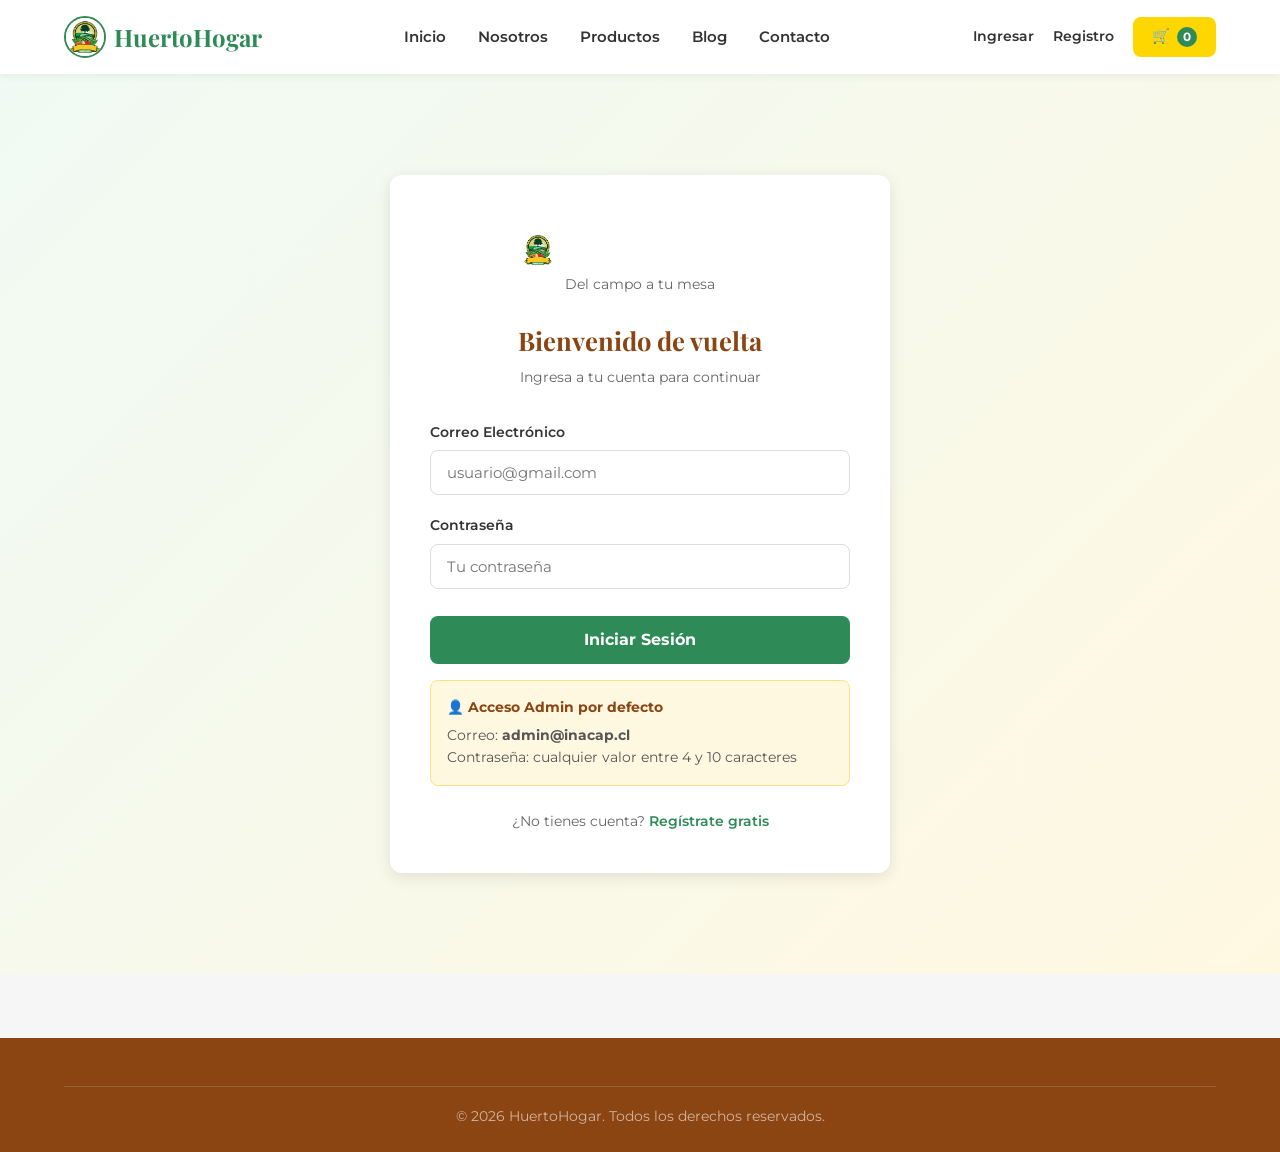
<file: src/components/admin_home.html>
<!DOCTYPE html>
<html lang="es">
<head>
    <meta charset="UTF-8">
    <meta name="viewport" content="width=device-width, initial-scale=1.0">
    <title>HuertoHogar | Admin</title>
    <link rel="preconnect" href="https://fonts.googleapis.com">
    <link rel="preconnect" href="https://fonts.gstatic.com" crossorigin>
    <link href="https://fonts.googleapis.com/css2?family=Montserrat:wght@400;600;700&family=Playfair+Display:wght@600;700&display=swap" rel="stylesheet">
    <link rel="stylesheet" href="../css/styles.css">
</head>
<body class="admin-body">
<div class="admin-layout">
    <aside class="admin-sidebar">
        <div class="sidebar-header">
            <div><img src="../../src/assets/logo.jpg" alt="Logo" style="height:36px;border-radius:50%;vertical-align:middle;margin-right:0.5rem;"><span class="logo-text" style="color:#fff;">HuertoHogar</span></div>
            <span class="badge-admin-pill">Administrador</span>
        </div>
        <nav class="sidebar-nav">
            <ul>
                <li><a href="admin_home.html" class="active-sidebar">🏠 Inicio Admin</a></li>
                <li><a href="admin_productos.html">📦 Mantenedor Productos</a></li>
                <li><a href="admin_usuarios.html">👥 Mantenedor Usuarios</a></li>
            </ul>
        </nav>
        <div class="sidebar-footer">
            <a href="../../index.html" class="btn-back-store">⬅ Volver a la Tienda</a>
            <button id="btn-logout" onclick="cerrarSesion()" style="margin-top:0.8rem;width:100%;background:rgba(255,0,0,0.15);border:1px solid rgba(255,100,100,0.4);color:#ffaaaa;padding:0.6rem;border-radius:6px;cursor:pointer;font-size:0.85rem;font-weight:600;">🔒 Cerrar Sesión</button>
        </div>
    </aside>

    <main class="admin-content">
        <header class="admin-topbar">
            <h2>Panel de Administración</h2>
            <span class="admin-user">👤 Admin HuertoHogar</span>
        </header>
        <div class="admin-panel">
            <div class="admin-stats">
                <div class="stat-card">
                    <span class="stat-icon">👥</span>
                    <div class="stat-info">
                        <p>Usuarios Registrados</p>
                        <strong id="admin-stats-usuarios">0</strong>
                    </div>
                </div>
                <div class="stat-card">
                    <span class="stat-icon">📦</span>
                    <div class="stat-info">
                        <p>Productos en Catálogo</p>
                        <strong id="admin-stats-productos">0</strong>
                    </div>
                </div>
                <div class="stat-card">
                    <span class="stat-icon">🛒</span>
                    <div class="stat-info">
                        <p>Ítems en Carrito Activo</p>
                        <strong id="admin-stats-carrito">0</strong>
                    </div>
                </div>
            </div>
            <div class="admin-card">
                <div class="admin-card-header">
                    <h3>Accesos Rapidos</h3>
                </div>
                <div style="padding:1.5rem;display:flex;gap:1rem;flex-wrap:wrap;">
                    <a href="admin_usuarios.html" class="btn-primary">👥 Gestionar Usuarios</a>
                    <a href="admin_productos.html" class="btn-secondary">📦 Gestionar Productos</a>
                </div>
            </div>
        </div>
    </main>
</div>
<script src="../js/main.js"></script>
</body>
</html>
</file>
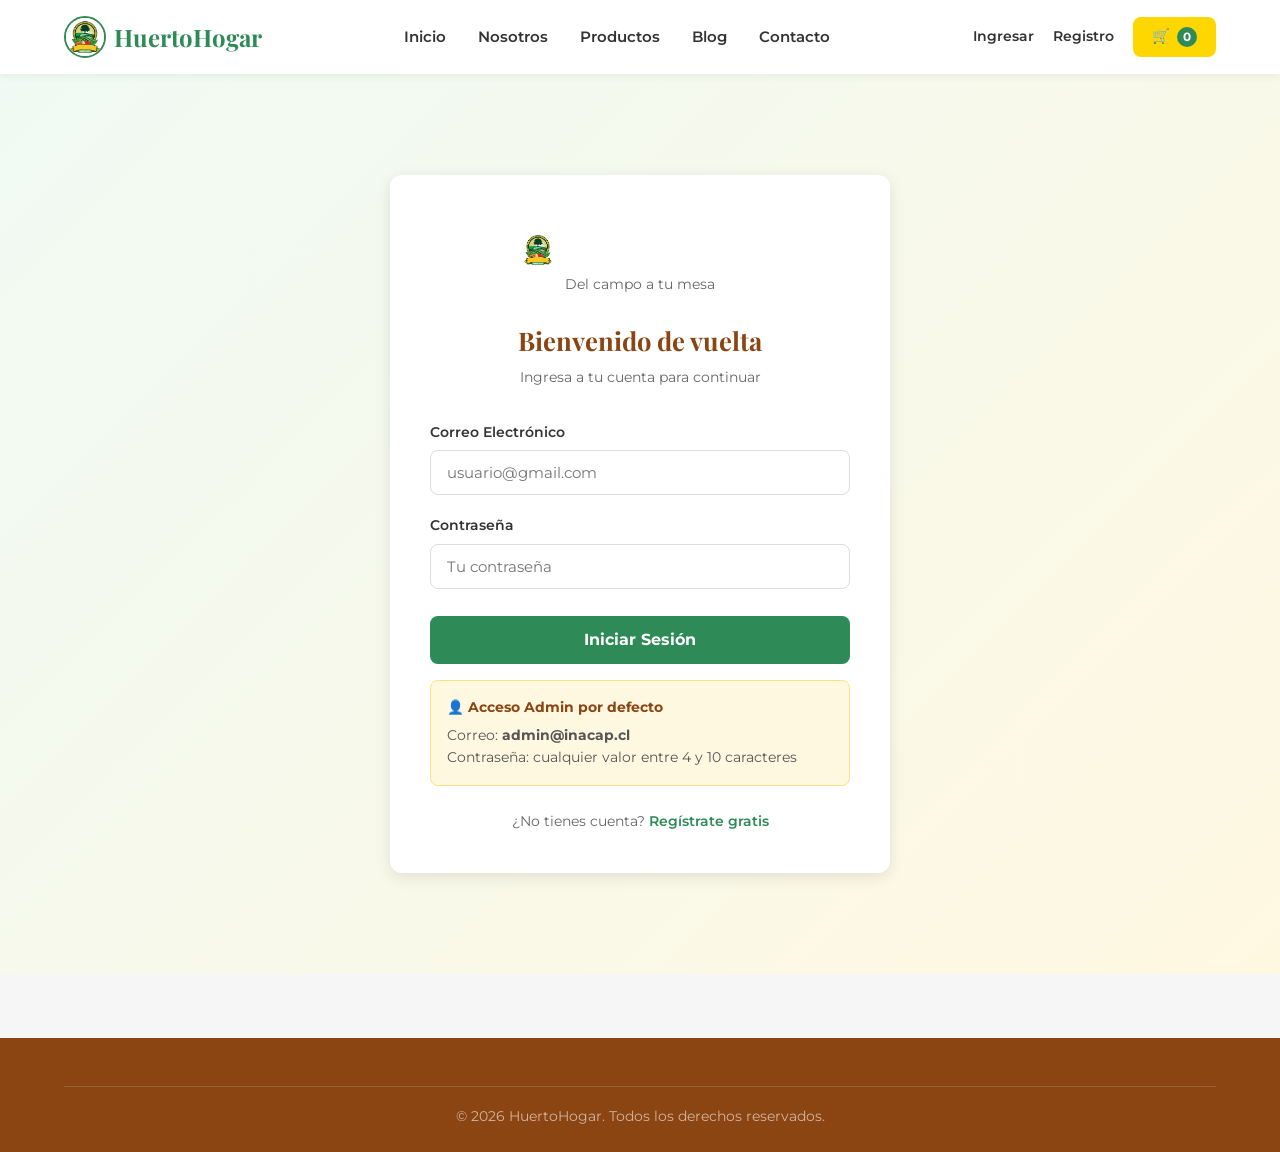
<file: src/components/admin_productos.html>
<!DOCTYPE html>
<html lang="es">
<head>
    <meta charset="UTF-8">
    <meta name="viewport" content="width=device-width, initial-scale=1.0">
    <title>HuertoHogar | Productos Admin</title>
    <link rel="preconnect" href="https://fonts.googleapis.com">
    <link rel="preconnect" href="https://fonts.gstatic.com" crossorigin>
    <link href="https://fonts.googleapis.com/css2?family=Montserrat:wght@400;600;700&family=Playfair+Display:wght@600;700&display=swap" rel="stylesheet">
    <link rel="stylesheet" href="../css/styles.css">
</head>
<body class="admin-body">
<div class="admin-layout">
    <aside class="admin-sidebar">
        <div class="sidebar-header">
            <img src="../../src/assets/logo.jpg" alt="Logo" style="height:40px;border-radius:50%;margin-bottom:0.5rem;">
            <div class="logo-text" style="color:#fff;font-size:1.2rem;">HuertoHogar</div>
            <span class="badge-admin-pill">Administrador</span>
        </div>
        <nav class="sidebar-nav">
            <ul>
                <li><a href="admin_home.html">🏠 Inicio Admin</a></li>
                <li><a href="admin_productos.html" class="active-sidebar">📦 Mantenedor Productos</a></li>
                <li><a href="admin_usuarios.html">👥 Mantenedor Usuarios</a></li>
            </ul>
        </nav>
        <div class="sidebar-footer">
            <a href="../../index.html" class="btn-back-store">⬅ Volver a la Tienda</a>
            <button id="btn-logout" onclick="cerrarSesion()" style="margin-top:0.8rem;width:100%;background:rgba(255,0,0,0.15);border:1px solid rgba(255,100,100,0.4);color:#ffaaaa;padding:0.6rem;border-radius:6px;cursor:pointer;font-size:0.85rem;font-weight:600;">🔒 Cerrar Sesión</button>
        </div>
    </aside>

    <main class="admin-content">
        <header class="admin-topbar">
            <h2>Gestión de Productos</h2>
            <span class="admin-user">👤 Admin HuertoHogar</span>
        </header>
        <div class="admin-panel">
            <div class="admin-card">
                <div class="admin-card-header"><h3>Registrar Nuevo Producto</h3></div>
                <div class="admin-form">
                    <div id="prod-error-msg" class="error-box hidden"></div>
                    <div id="prod-success-msg" class="success-box hidden"></div>
                    <form id="admin-product-form" novalidate>
                        <div class="form-row">
                            <div class="form-group">
                                <label for="prod-codigo">Código de Producto</label>
                                <input type="text" id="prod-codigo" placeholder="Ej: FR004" required>
                                <small>Mín. 3 caracteres (Ej: FR001, VR002)</small>
                            </div>
                            <div class="form-group">
                                <label for="prod-nombre">Nombre del Producto</label>
                                <input type="text" id="prod-nombre" placeholder="Ej: Tomates Cherry" maxlength="100" required>
                            </div>
                            <div class="form-group">
                                <label for="prod-categoria">Categoría</label>
                                <select id="prod-categoria" required>
                                    <option value="">Selecciona categoría</option>
                                    <option value="frutas">Frutas</option>
                                    <option value="verduras">Verduras</option>
                                    <option value="organicos">Organicos</option>
                                    <option value="lacteos">Lácteos</option>
                                </select>
                            </div>
                        </div>
                        <div class="form-row">
                            <div class="form-group">
                                <label for="prod-precio">Precio (CLP)</label>
                                <input type="number" id="prod-precio" placeholder="Ej: 1500" min="0" step="0.01" required>
                                <small>Mín: $0 (producto gratis)</small>
                            </div>
                            <div class="form-group">
                                <label for="prod-stock">Stock</label>
                                <input type="number" id="prod-stock" placeholder="Ej: 50" min="0" step="1" required>
                                <small>Solo números enteros</small>
                            </div>
                        </div>
                        <div class="form-row">
                            <div class="form-group">
                                <label for="prod-stock-critico">Stock Crítico <span style="color:#999;font-size:0.8rem;">(Opcional)</span></label>
                                <input type="number" id="prod-stock-critico" placeholder="Ej: 5" min="0" step="1">
                                <small>Alerta cuando el stock llegue a este valor</small>
                            </div>
                            <div class="form-group">
                                <label for="prod-imagen">URL Imagen <span style="color:#999;font-size:0.8rem;">(Opcional)</span></label>
                                <input type="text" id="prod-imagen" placeholder="https://... o ruta local">
                            </div>
                        </div>
                        <div class="form-group">
                            <label for="prod-descripcion">Descripción <span style="color:#999;font-size:0.8rem;">(Opcional, máx 500)</span></label>
                            <textarea id="prod-descripcion" rows="3" placeholder="Descripción del producto..." maxlength="500"></textarea>
                        </div>
                        <div class="form-actions">
                            <button type="submit" class="btn-primary">Guardar Producto</button>
                            <button type="reset" class="btn-secondary">Limpiar</button>
                        </div>
                    </form>
                </div>
            </div>

            <div class="admin-card">
                <div class="admin-card-header"><h3>Catálogo de Productos</h3></div>
                <div class="admin-table-wrap">
                    <table class="admin-table">
                        <thead>
                            <tr>
                                <th>ID</th>
                                <th>Nombre</th>
                                <th>Categoría</th>
                                <th>Precio</th>
                                <th>Stock</th>
                                <th>Stock Crítico</th>
                                <th>Acciones</th>
                            </tr>
                        </thead>
                        <tbody id="admin-products-list"></tbody>
                    </table>
                </div>
            </div>
        </div>
    </main>
</div>
<script src="../js/main.js"></script>
</body>
</html>
</file>
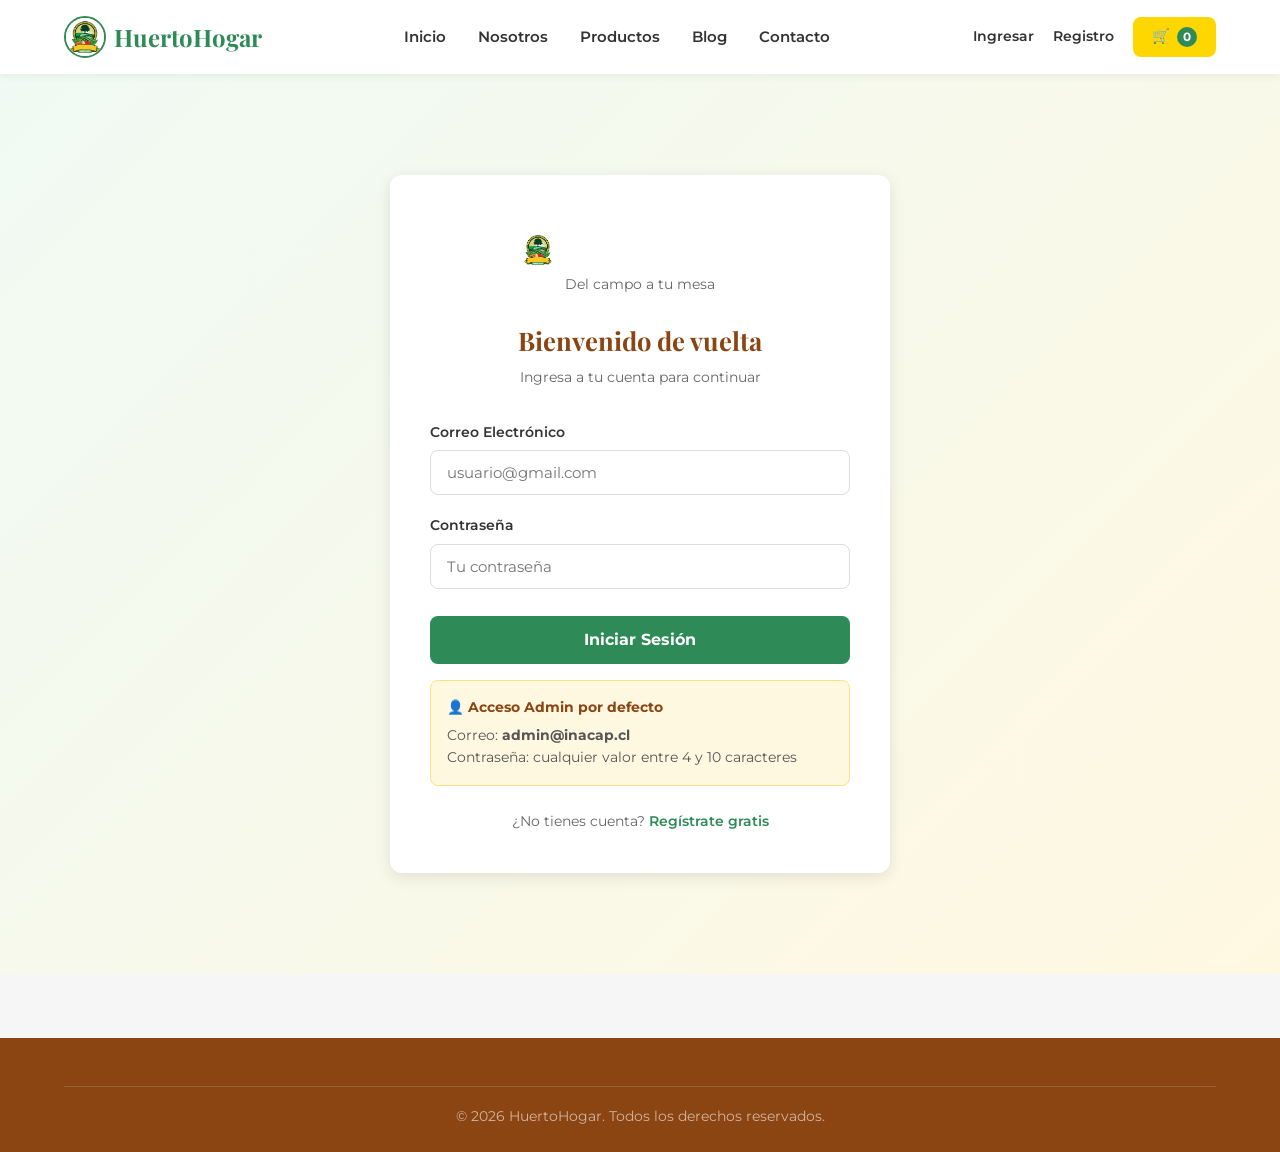
<file: src/components/admin_usuarios.html>
<!DOCTYPE html>
<html lang="es">
<head>
    <meta charset="UTF-8">
    <meta name="viewport" content="width=device-width, initial-scale=1.0">
    <title>HuertoHogar | Usuarios Admin</title>
    <link rel="preconnect" href="https://fonts.googleapis.com">
    <link rel="preconnect" href="https://fonts.gstatic.com" crossorigin>
    <link href="https://fonts.googleapis.com/css2?family=Montserrat:wght@400;600;700&family=Playfair+Display:wght@600;700&display=swap" rel="stylesheet">
    <link rel="stylesheet" href="../css/styles.css">
</head>
<body class="admin-body">
<div class="admin-layout">
    <aside class="admin-sidebar">
        <div class="sidebar-header">
            <img src="../../src/assets/logo.jpg" alt="Logo" style="height:40px;border-radius:50%;margin-bottom:0.5rem;">
            <div class="logo-text" style="color:#fff;font-size:1.2rem;">HuertoHogar</div>
            <span class="badge-admin-pill">Administrador</span>
        </div>
        <nav class="sidebar-nav">
            <ul>
                <li><a href="admin_home.html">🏠 Inicio Admin</a></li>
                <li><a href="admin_productos.html">📦 Mantenedor Productos</a></li>
                <li><a href="admin_usuarios.html" class="active-sidebar">👥 Mantenedor Usuarios</a></li>
            </ul>
        </nav>
        <div class="sidebar-footer">
            <a href="../../index.html" class="btn-back-store">⬅ Volver a la Tienda</a>
            <button id="btn-logout" onclick="cerrarSesion()" style="margin-top:0.8rem;width:100%;background:rgba(255,0,0,0.15);border:1px solid rgba(255,100,100,0.4);color:#ffaaaa;padding:0.6rem;border-radius:6px;cursor:pointer;font-size:0.85rem;font-weight:600;">🔒 Cerrar Sesión</button>
        </div>
    </aside>

    <main class="admin-content">
        <header class="admin-topbar">
            <h2>Gestión de Usuarios</h2>
            <span class="admin-user">👤 Admin HuertoHogar</span>
        </header>
        <div class="admin-panel">
            <div class="admin-card">
                <div class="admin-card-header"><h3>Registrar Nuevo Usuario</h3></div>
                <div class="admin-form">
                    <div id="admin-error-msg" class="error-box hidden"></div>
                    <div id="admin-success-msg" class="success-box hidden"></div>
                    <form id="admin-user-form" novalidate>
                        <div class="form-row">
                            <div class="form-group">
                                <label for="admin-run">RUN</label>
                                <input type="text" id="admin-run" placeholder="Ej: 12345678K" required>
                                <small>Sin puntos ni guion</small>
                            </div>
                            <div class="form-group">
                                <label for="admin-rol">Tipo de Usuario</label>
                                <select id="admin-rol" required>
                                    <option value="">Selecciona un rol</option>
                                    <option value="Administrador">Administrador</option>
                                    <option value="Vendedor">Vendedor</option>
                                    <option value="Cliente">Cliente</option>
                                </select>
                            </div>
                        </div>
                        <div class="form-row">
                            <div class="form-group">
                                <label for="admin-nombre">Nombre</label>
                                <input type="text" id="admin-nombre" placeholder="Nombre" maxlength="50" required>
                            </div>
                            <div class="form-group">
                                <label for="admin-apellidos">Apellidos</label>
                                <input type="text" id="admin-apellidos" placeholder="Apellidos" maxlength="100" required>
                            </div>
                        </div>
                        <div class="form-row">
                            <div class="form-group">
                                <label for="admin-email">Correo Electrónico</label>
                                <input type="email" id="admin-email" placeholder="correo@ejemplo.com" maxlength="100" required>
                            </div>
                            <div class="form-group">
                                <label for="admin-fecha">Fecha Nacimiento <span style="color:#999;font-size:0.8rem;">(Opcional)</span></label>
                                <input type="date" id="admin-fecha">
                            </div>
                        </div>
                        <div class="form-group">
                            <label for="admin-direccion">Direccion</label>
                            <input type="text" id="admin-direccion" placeholder="Av. Ejemplo 1234, Santiago" maxlength="300" required>
                        </div>
                        <div class="form-actions">
                            <button type="submit" class="btn-primary">Guardar Usuario</button>
                            <button type="reset" class="btn-secondary">Limpiar</button>
                        </div>
                    </form>
                </div>
            </div>

            <div class="admin-card">
                <div class="admin-card-header"><h3>Usuarios Registrados</h3></div>
                <div class="admin-table-wrap">
                    <table class="admin-table">
                        <thead>
                            <tr>
                                <th>RUN</th>
                                <th>Nombre</th>
                                <th>Apellidos</th>
                                <th>Rol</th>
                                <th>Correo</th>
                                <th>Dirección</th>
                                <th>Acciones</th>
                            </tr>
                        </thead>
                        <tbody id="admin-users-list"></tbody>
                    </table>
                </div>
            </div>
        </div>
    </main>
</div>
<script src="../js/main.js"></script>
</body>
</html>
</file>
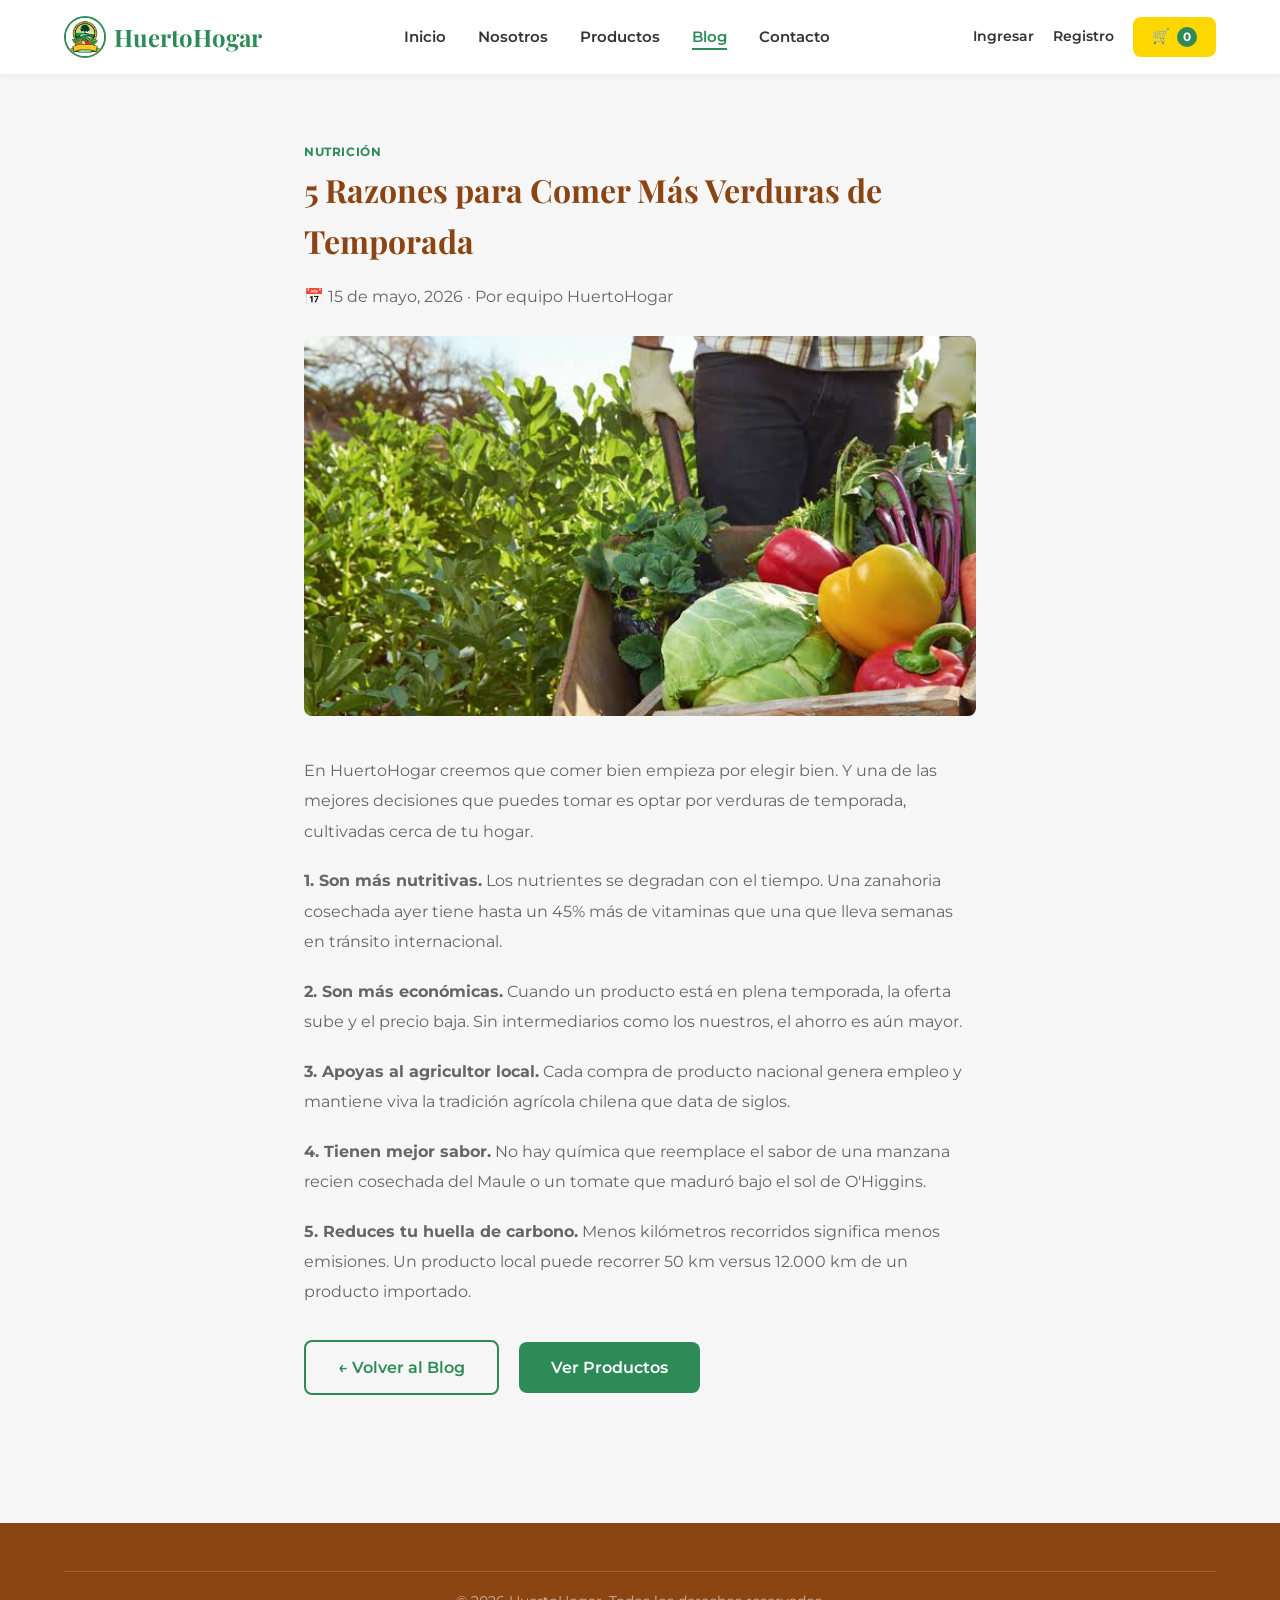
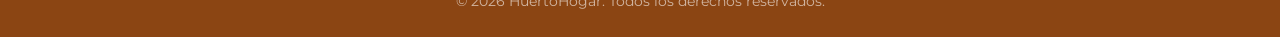
<file: src/components/blog-detalle1.html>
<!DOCTYPE html>
<html lang="es">
<head>
    <meta charset="UTF-8">
    <meta name="viewport" content="width=device-width, initial-scale=1.0">
    <title>HuertoHogar | Blog</title>
    <link rel="preconnect" href="https://fonts.googleapis.com">
    <link rel="preconnect" href="https://fonts.gstatic.com" crossorigin>
    <link href="https://fonts.googleapis.com/css2?family=Montserrat:wght@400;600;700&family=Playfair+Display:wght@600;700&display=swap" rel="stylesheet">
    <link rel="stylesheet" href="../css/styles.css">
</head>
<body>
<header class="main-header">
    <a href="../../index.html" class="logo-link"><img src="../../src/assets/logo.jpg" alt="Logo HuertoHogar" class="logo-img"> <span class="logo-text">HuertoHogar</span></a>
    <button class="hamburger" id="hamburger"><span></span><span></span><span></span></button>
    <nav class="main-nav" id="main-nav">
        <ul>
            <li><a href="../../index.html">Inicio</a></li>
            <li><a href="nosotros.html">Nosotros</a></li>
            <li><a href="productos.html">Productos</a></li>
            <li><a href="blog.html" class="active">Blog</a></li>
            <li><a href="contacto.html">Contacto</a></li>
        </ul>
    </nav>
    <div class="header-actions">
        <a href="login.html" id="link-login">Ingresar</a>
        <a href="registro.html" id="link-registro">Registro</a>
        <div id="user-info" style="display:none;align-items:center;gap:1rem;">
            <span id="user-name" style="font-weight:600;font-size:0.9rem;color:var(--accent-green);"></span>
            <button id="btn-logout" style="background:none;border:1px solid #ccc;padding:0.4rem 1rem;border-radius:6px;cursor:pointer;font-size:0.85rem;font-weight:600;">Salir</button>
        </div>
        <a href="carrito.html" class="btn-cart">🛒 <span class="cart-badge" id="cart-count">0</span></a>
    </div>
</header>
<main>
<article class="blog-detail-section">
    <span class="blog-tag">Nutrición</span>
    <h2>5 Razones para Comer Más Verduras de Temporada</h2>
    <p class="blog-meta" style="margin-bottom:1.5rem;">📅 15 de mayo, 2026 · Por equipo HuertoHogar</p>
    <img src="../assets/blog1.jpg" alt="Canasta con verduras frescas del campo chileno">
    <p>En HuertoHogar creemos que comer bien empieza por elegir bien. Y una de las mejores decisiones que puedes tomar es optar por verduras de temporada, cultivadas cerca de tu hogar.</p>
    <p><strong>1. Son más nutritivas.</strong> Los nutrientes se degradan con el tiempo. Una zanahoria cosechada ayer tiene hasta un 45% más de vitaminas que una que lleva semanas en tránsito internacional.</p>
    <p><strong>2. Son más económicas.</strong> Cuando un producto está en plena temporada, la oferta sube y el precio baja. Sin intermediarios como los nuestros, el ahorro es aún mayor.</p>
    <p><strong>3. Apoyas al agricultor local.</strong> Cada compra de producto nacional genera empleo y mantiene viva la tradición agrícola chilena que data de siglos.</p>
    <p><strong>4. Tienen mejor sabor.</strong> No hay química que reemplace el sabor de una manzana recien cosechada del Maule o un tomate que maduró bajo el sol de O'Higgins.</p>
    <p><strong>5. Reduces tu huella de carbono.</strong> Menos kilómetros recorridos significa menos emisiones. Un producto local puede recorrer 50 km versus 12.000 km de un producto importado.</p>
    <div style="margin-top:2rem;">
        <a href="blog.html" class="btn-secondary">← Volver al Blog</a>
        <a href="productos.html" class="btn-primary" style="margin-left:1rem;">Ver Productos</a>
    </div>
</article>
</main>
<footer class="main-footer">
    <div class="footer-bottom"><p>&copy; 2026 HuertoHogar. Todos los derechos reservados.</p></div>
</footer>
<script src="../js/main.js"></script>
</body>
</html>
</file>
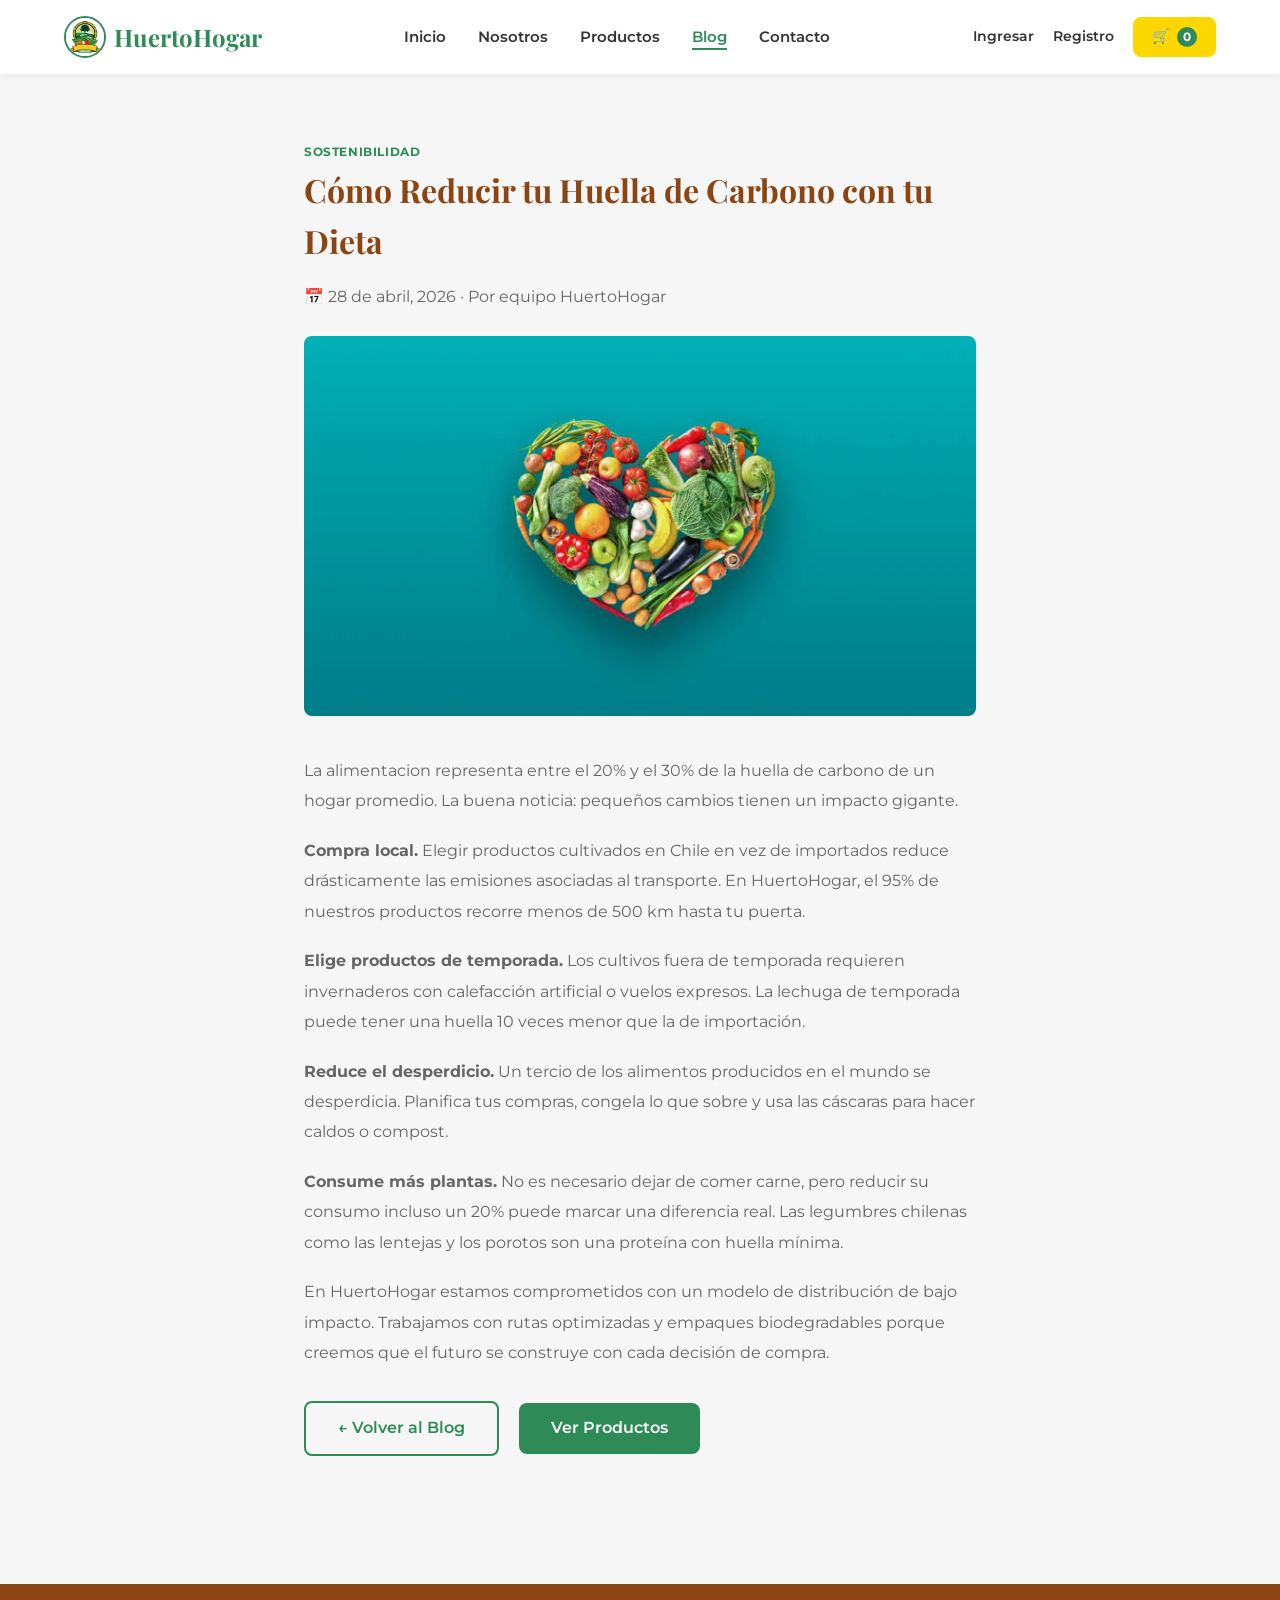
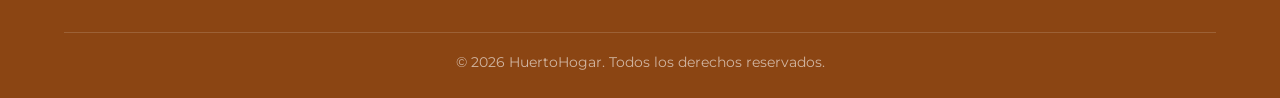
<file: src/components/blog-detalle2.html>
<!DOCTYPE html>
<html lang="es">
<head>
    <meta charset="UTF-8">
    <meta name="viewport" content="width=device-width, initial-scale=1.0">
    <title>HuertoHogar | Blog</title>
    <link rel="preconnect" href="https://fonts.googleapis.com">
    <link rel="preconnect" href="https://fonts.gstatic.com" crossorigin>
    <link href="https://fonts.googleapis.com/css2?family=Montserrat:wght@400;600;700&family=Playfair+Display:wght@600;700&display=swap" rel="stylesheet">
    <link rel="stylesheet" href="../css/styles.css">
</head>
<body>
<header class="main-header">
    <a href="../../index.html" class="logo-link"><img src="../../src/assets/logo.jpg" alt="Logo HuertoHogar" class="logo-img"> <span class="logo-text">HuertoHogar</span></a>
    <button class="hamburger" id="hamburger"><span></span><span></span><span></span></button>
    <nav class="main-nav" id="main-nav">
        <ul>
            <li><a href="../../index.html">Inicio</a></li>
            <li><a href="nosotros.html">Nosotros</a></li>
            <li><a href="productos.html">Productos</a></li>
            <li><a href="blog.html" class="active">Blog</a></li>
            <li><a href="contacto.html">Contacto</a></li>
        </ul>
    </nav>
    <div class="header-actions">
        <a href="login.html" id="link-login">Ingresar</a>
        <a href="registro.html" id="link-registro">Registro</a>
        <div id="user-info" style="display:none;align-items:center;gap:1rem;">
            <span id="user-name" style="font-weight:600;font-size:0.9rem;color:var(--accent-green);"></span>
            <button id="btn-logout" style="background:none;border:1px solid #ccc;padding:0.4rem 1rem;border-radius:6px;cursor:pointer;font-size:0.85rem;font-weight:600;">Salir</button>
        </div>
        <a href="carrito.html" class="btn-cart">🛒 <span class="cart-badge" id="cart-count">0</span></a>
    </div>
</header>
<main>
<article class="blog-detail-section">
    <span class="blog-tag">Sostenibilidad</span>
    <h2>Cómo Reducir tu Huella de Carbono con tu Dieta</h2>
    <p class="blog-meta" style="margin-bottom:1.5rem;">📅 28 de abril, 2026 · Por equipo HuertoHogar</p>
    <img src="../assets/blog2.jpg" alt="Corazón formado con frutas y verduras coloridas">
    <p>La alimentacion representa entre el 20% y el 30% de la huella de carbono de un hogar promedio. La buena noticia: pequeños cambios tienen un impacto gigante.</p>
    <p><strong>Compra local.</strong> Elegir productos cultivados en Chile en vez de importados reduce drásticamente las emisiones asociadas al transporte. En HuertoHogar, el 95% de nuestros productos recorre menos de 500 km hasta tu puerta.</p>
    <p><strong>Elige productos de temporada.</strong> Los cultivos fuera de temporada requieren invernaderos con calefacción artificial o vuelos expresos. La lechuga de temporada puede tener una huella 10 veces menor que la de importación.</p>
    <p><strong>Reduce el desperdicio.</strong> Un tercio de los alimentos producidos en el mundo se desperdicia. Planifica tus compras, congela lo que sobre y usa las cáscaras para hacer caldos o compost.</p>
    <p><strong>Consume más plantas.</strong> No es necesario dejar de comer carne, pero reducir su consumo incluso un 20% puede marcar una diferencia real. Las legumbres chilenas como las lentejas y los porotos son una proteína con huella mínima.</p>
    <p>En HuertoHogar estamos comprometidos con un modelo de distribución de bajo impacto. Trabajamos con rutas optimizadas y empaques biodegradables porque creemos que el futuro se construye con cada decisión de compra.</p>
    <div style="margin-top:2rem;">
        <a href="blog.html" class="btn-secondary">← Volver al Blog</a>
        <a href="productos.html" class="btn-primary" style="margin-left:1rem;">Ver Productos</a>
    </div>
</article>
</main>
<footer class="main-footer">
    <div class="footer-bottom"><p>&copy; 2026 HuertoHogar. Todos los derechos reservados.</p></div>
</footer>
<script src="../js/main.js"></script>
</body>
</html>
</file>
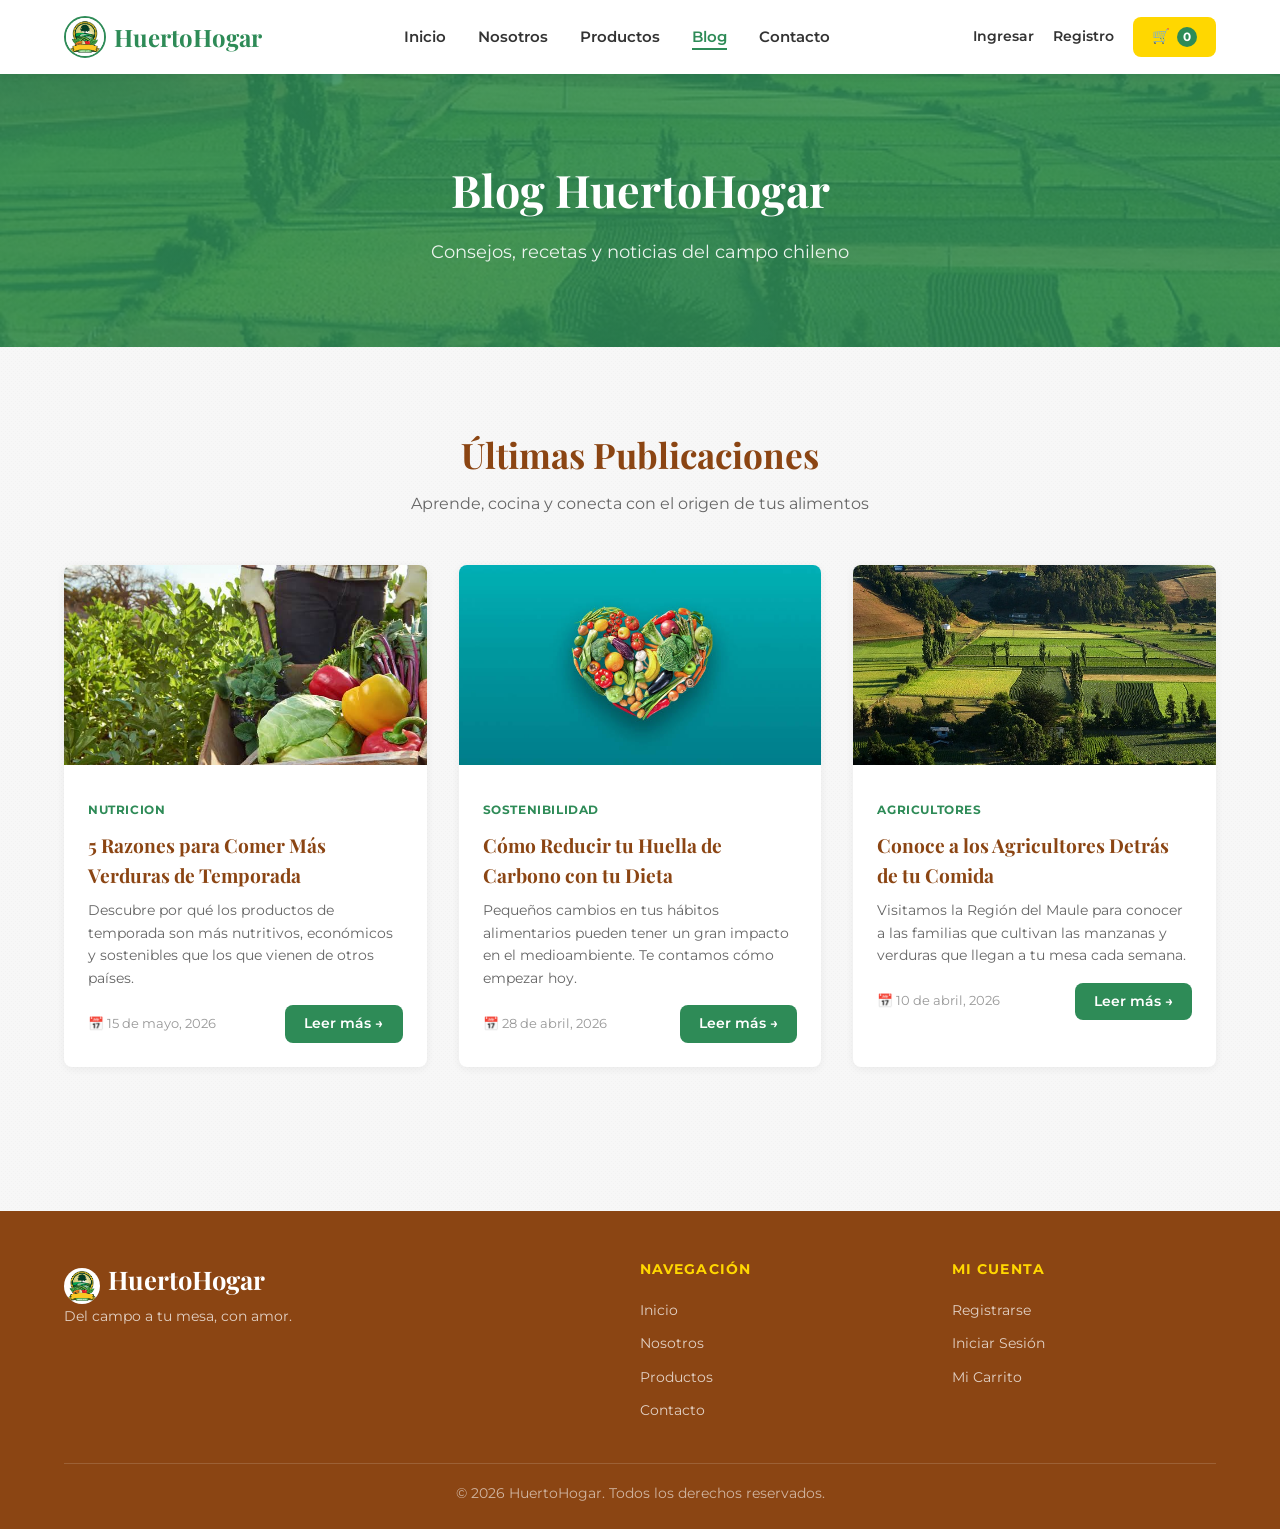
<file: src/components/blog.html>
<!DOCTYPE html>
<html lang="es">
<head>
    <meta charset="UTF-8">
    <meta name="viewport" content="width=device-width, initial-scale=1.0">
    <title>HuertoHogar | Blog</title>
    <link rel="preconnect" href="https://fonts.googleapis.com">
    <link rel="preconnect" href="https://fonts.gstatic.com" crossorigin>
    <link href="https://fonts.googleapis.com/css2?family=Montserrat:wght@400;600;700&family=Playfair+Display:wght@600;700&display=swap" rel="stylesheet">
    <link rel="stylesheet" href="../css/styles.css">
</head>
<body>
<header class="main-header">
    <a href="../../index.html" class="logo-link"><img src="../../src/assets/logo.jpg" alt="Logo HuertoHogar" class="logo-img"> <span class="logo-text">HuertoHogar</span></a>
    <button class="hamburger" id="hamburger"><span></span><span></span><span></span></button>
    <nav class="main-nav" id="main-nav">
        <ul>
            <li><a href="../../index.html">Inicio</a></li>
            <li><a href="nosotros.html">Nosotros</a></li>
            <li><a href="productos.html">Productos</a></li>
            <li><a href="blog.html" class="active">Blog</a></li>
            <li><a href="contacto.html">Contacto</a></li>
        </ul>
    </nav>
    <div class="header-actions">
        <a href="login.html" id="link-login">Ingresar</a>
        <a href="registro.html" id="link-registro">Registro</a>
        <div id="user-info" style="display:none;align-items:center;gap:1rem;">
            <span id="user-name" style="font-weight:600;font-size:0.9rem;color:var(--accent-green);"></span>
            <button id="btn-logout" style="background:none;border:1px solid #ccc;padding:0.4rem 1rem;border-radius:6px;cursor:pointer;font-size:0.85rem;font-weight:600;">Salir</button>
        </div>
        <a href="carrito.html" class="btn-cart">🛒 <span class="cart-badge" id="cart-count">0</span></a>
    </div>
</header>

<section class="page-hero">
    <h2>Blog HuertoHogar</h2>
    <p>Consejos, recetas y noticias del campo chileno</p>
</section>

<main class="blog-section">
    <h2 class="section-title">Últimas Publicaciones</h2>
    <p class="section-subtitle">Aprende, cocina y conecta con el origen de tus alimentos</p>
    <div class="blog-grid">
        <article class="blog-card">
            <img src="../assets/blog1.jpg" alt="Canasta con verduras frescas del campo chileno">
            <div class="blog-card-body">
                <span class="blog-tag">Nutricion</span>
                <h3>5 Razones para Comer Más Verduras de Temporada</h3>
                <p>Descubre por qué los productos de temporada son más nutritivos, económicos y sostenibles que los que vienen de otros países.</p>
                <div style="display:flex;justify-content:space-between;align-items:center;margin-top:1rem;">
                    <span class="blog-meta">📅 15 de mayo, 2026</span>
                    <a href="blog-detalle1.html" class="btn-primary" style="padding:0.5rem 1.2rem;font-size:0.85rem;">Leer más →</a>
                </div>
            </div>
        </article>

        <article class="blog-card">
            <img src="../assets/blog2.jpg" alt="Corazón formado con frutas y verduras coloridas">
            <div class="blog-card-body">
                <span class="blog-tag">Sostenibilidad</span>
                <h3>Cómo Reducir tu Huella de Carbono con tu Dieta</h3>
                <p>Pequeños cambios en tus hábitos alimentarios pueden tener un gran impacto en el medioambiente. Te contamos cómo empezar hoy.</p>
                <div style="display:flex;justify-content:space-between;align-items:center;margin-top:1rem;">
                    <span class="blog-meta">📅 28 de abril, 2026</span>
                    <a href="blog-detalle2.html" class="btn-primary" style="padding:0.5rem 1.2rem;font-size:0.85rem;">Leer más →</a>
                </div>
            </div>
        </article>

        <article class="blog-card">
            <img src="../assets/campo.jpg" alt="Campo agrícola chileno durante la cosecha">
            <div class="blog-card-body">
                <span class="blog-tag">Agricultores</span>
                <h3>Conoce a los Agricultores Detrás de tu Comida</h3>
                <p>Visitamos la Región del Maule para conocer a las familias que cultivan las manzanas y verduras que llegan a tu mesa cada semana.</p>
                <div style="display:flex;justify-content:space-between;align-items:center;margin-top:1rem;">
                    <span class="blog-meta">📅 10 de abril, 2026</span>
                    <a href="blog-detalle1.html" class="btn-primary" style="padding:0.5rem 1.2rem;font-size:0.85rem;">Leer más →</a>
                </div>
            </div>
        </article>
    </div>
</main>

<footer class="main-footer">
    <div class="footer-grid">
        <div class="footer-brand">
            <div><img src="../../src/assets/logo.jpg" alt="Logo" style="height:36px;border-radius:50%;vertical-align:middle;margin-right:0.5rem;"><span class="logo-text" style="color:#fff;">HuertoHogar</span></div>
            <p>Del campo a tu mesa, con amor.</p>
        </div>
        <div class="footer-col">
            <h4>Navegación</h4>
            <ul>
                <li><a href="../../index.html">Inicio</a></li>
                <li><a href="nosotros.html">Nosotros</a></li>
                <li><a href="productos.html">Productos</a></li>
                <li><a href="contacto.html">Contacto</a></li>
            </ul>
        </div>
        <div class="footer-col">
            <h4>Mi Cuenta</h4>
            <ul>
                <li><a href="registro.html">Registrarse</a></li>
                <li><a href="login.html">Iniciar Sesión</a></li>
                <li><a href="carrito.html">Mi Carrito</a></li>
            </ul>
        </div>
    </div>
    <div class="footer-bottom"><p>&copy; 2026 HuertoHogar. Todos los derechos reservados.</p></div>
</footer>
<script src="../js/main.js"></script>
</body>
</html>
</file>
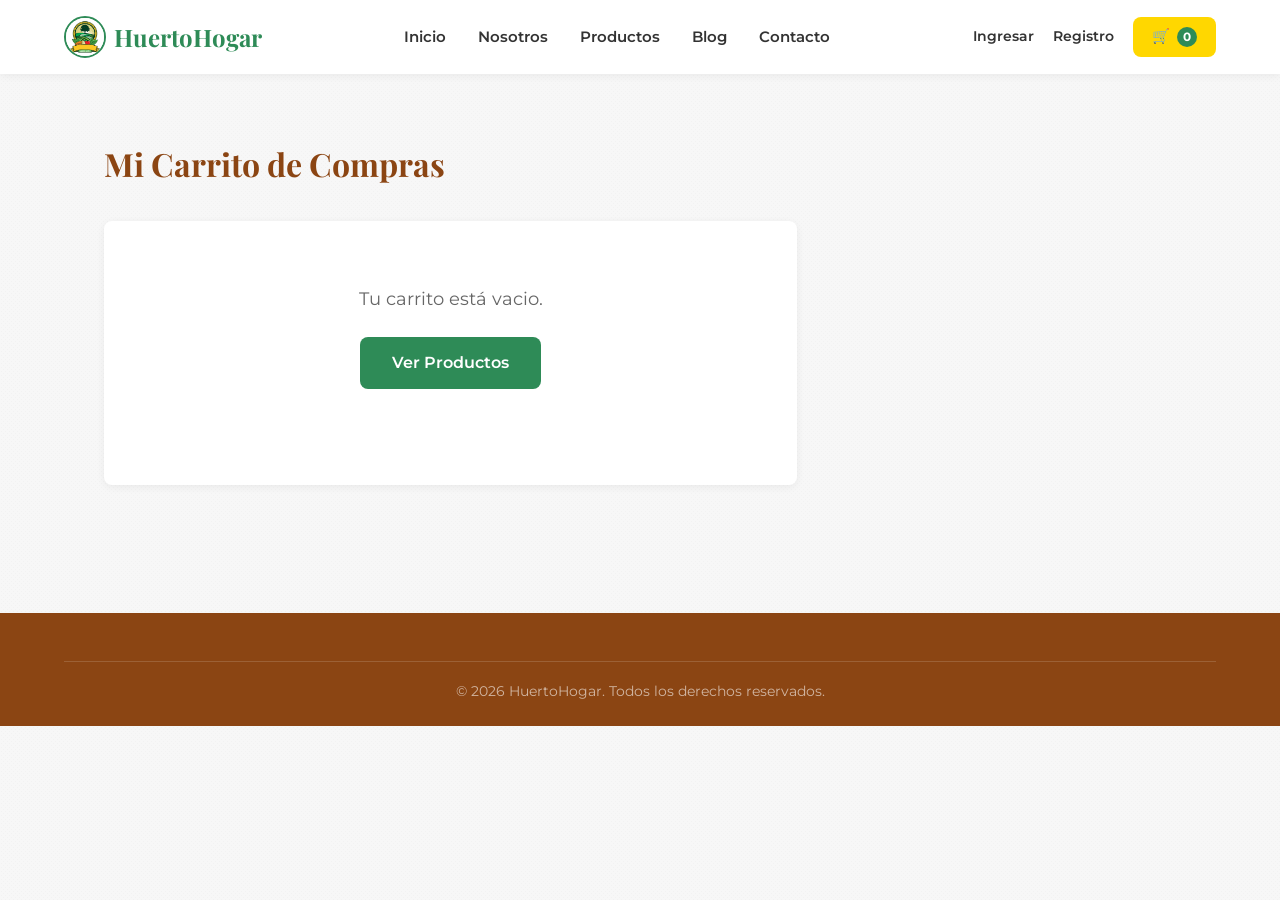
<file: src/components/carrito.html>
<!DOCTYPE html>
<html lang="es">
<head>
    <meta charset="UTF-8">
    <meta name="viewport" content="width=device-width, initial-scale=1.0">
    <title>HuertoHogar | Mi Carrito</title>
    <link rel="preconnect" href="https://fonts.googleapis.com">
    <link rel="preconnect" href="https://fonts.gstatic.com" crossorigin>
    <link href="https://fonts.googleapis.com/css2?family=Montserrat:wght@400;600;700&family=Playfair+Display:wght@600;700&display=swap" rel="stylesheet">
    <link rel="stylesheet" href="../css/styles.css">
</head>
<body>
<header class="main-header">
    <a href="../../index.html" class="logo-link"><img src="../../src/assets/logo.jpg" alt="Logo HuertoHogar" class="logo-img"> <span class="logo-text">HuertoHogar</span></a>
    <button class="hamburger" id="hamburger"><span></span><span></span><span></span></button>
    <nav class="main-nav" id="main-nav">
        <ul>
            <li><a href="../../index.html">Inicio</a></li>
            <li><a href="nosotros.html">Nosotros</a></li>
            <li><a href="productos.html">Productos</a></li>
            <li><a href="blog.html">Blog</a></li>
            <li><a href="contacto.html">Contacto</a></li>
        </ul>
    </nav>
    <div class="header-actions">
        <a href="login.html" id="link-login">Ingresar</a>
        <a href="registro.html" id="link-registro">Registro</a>
        <div id="user-info" style="display:none;align-items:center;gap:1rem;">
            <span id="user-name" style="font-weight:600;font-size:0.9rem;color:var(--accent-green);"></span>
            <button id="btn-logout" style="background:none;border:1px solid #ccc;padding:0.4rem 1rem;border-radius:6px;cursor:pointer;font-size:0.85rem;font-weight:600;">Salir</button>
        </div>
        <a href="carrito.html" class="btn-cart">🛒 <span class="cart-badge" id="cart-count">0</span></a>
    </div>
</header>

<main class="cart-page container">
    <h2>Mi Carrito de Compras</h2>
    <div class="cart-layout">
        <div class="cart-items-box">
            <div id="cart-empty-msg" class="cart-empty-state hidden">
                <p>Tu carrito está vacio.</p>
                <a href="productos.html" class="btn-primary">Ver Productos</a>
            </div>
            <table id="cart-table" class="cart-table hidden">
                <thead>
                    <tr>
                        <th>Producto</th>
                        <th>Precio</th>
                        <th>Cantidad</th>
                        <th>Subtotal</th>
                        <th>Acciones</th>
                    </tr>
                </thead>
                <tbody id="cart-items-container"></tbody>
            </table>
            <div class="cart-footer-actions">
                <button id="btn-empty-cart" class="btn-secondary hidden" onclick="vaciarCarrito()">Vaciar Carrito</button>
            </div>
        </div>

        <div id="cart-summary" class="cart-summary-box hidden">
            <h3>Resumen de Compra</h3>
            <div class="summary-row">
                <span>Subtotal:</span>
                <span id="summary-subtotal">$0</span>
            </div>
            <div class="summary-row">
                <span>Despacho:</span>
                <span class="promo-text">¡Gratis en RM!</span>
            </div>
            <hr class="summary-divider">
            <div class="summary-row total-row">
                <span>Total:</span>
                <span id="summary-total">$0</span>
            </div>
            <button class="btn-primary btn-block" onclick="procesarPago()">Proceder al Pago</button>
        </div>
    </div>
</main>

<footer class="main-footer">
    <div class="footer-bottom"><p>&copy; 2026 HuertoHogar. Todos los derechos reservados.</p></div>
</footer>
<script src="../js/main.js"></script>
</body>
</html>
</file>
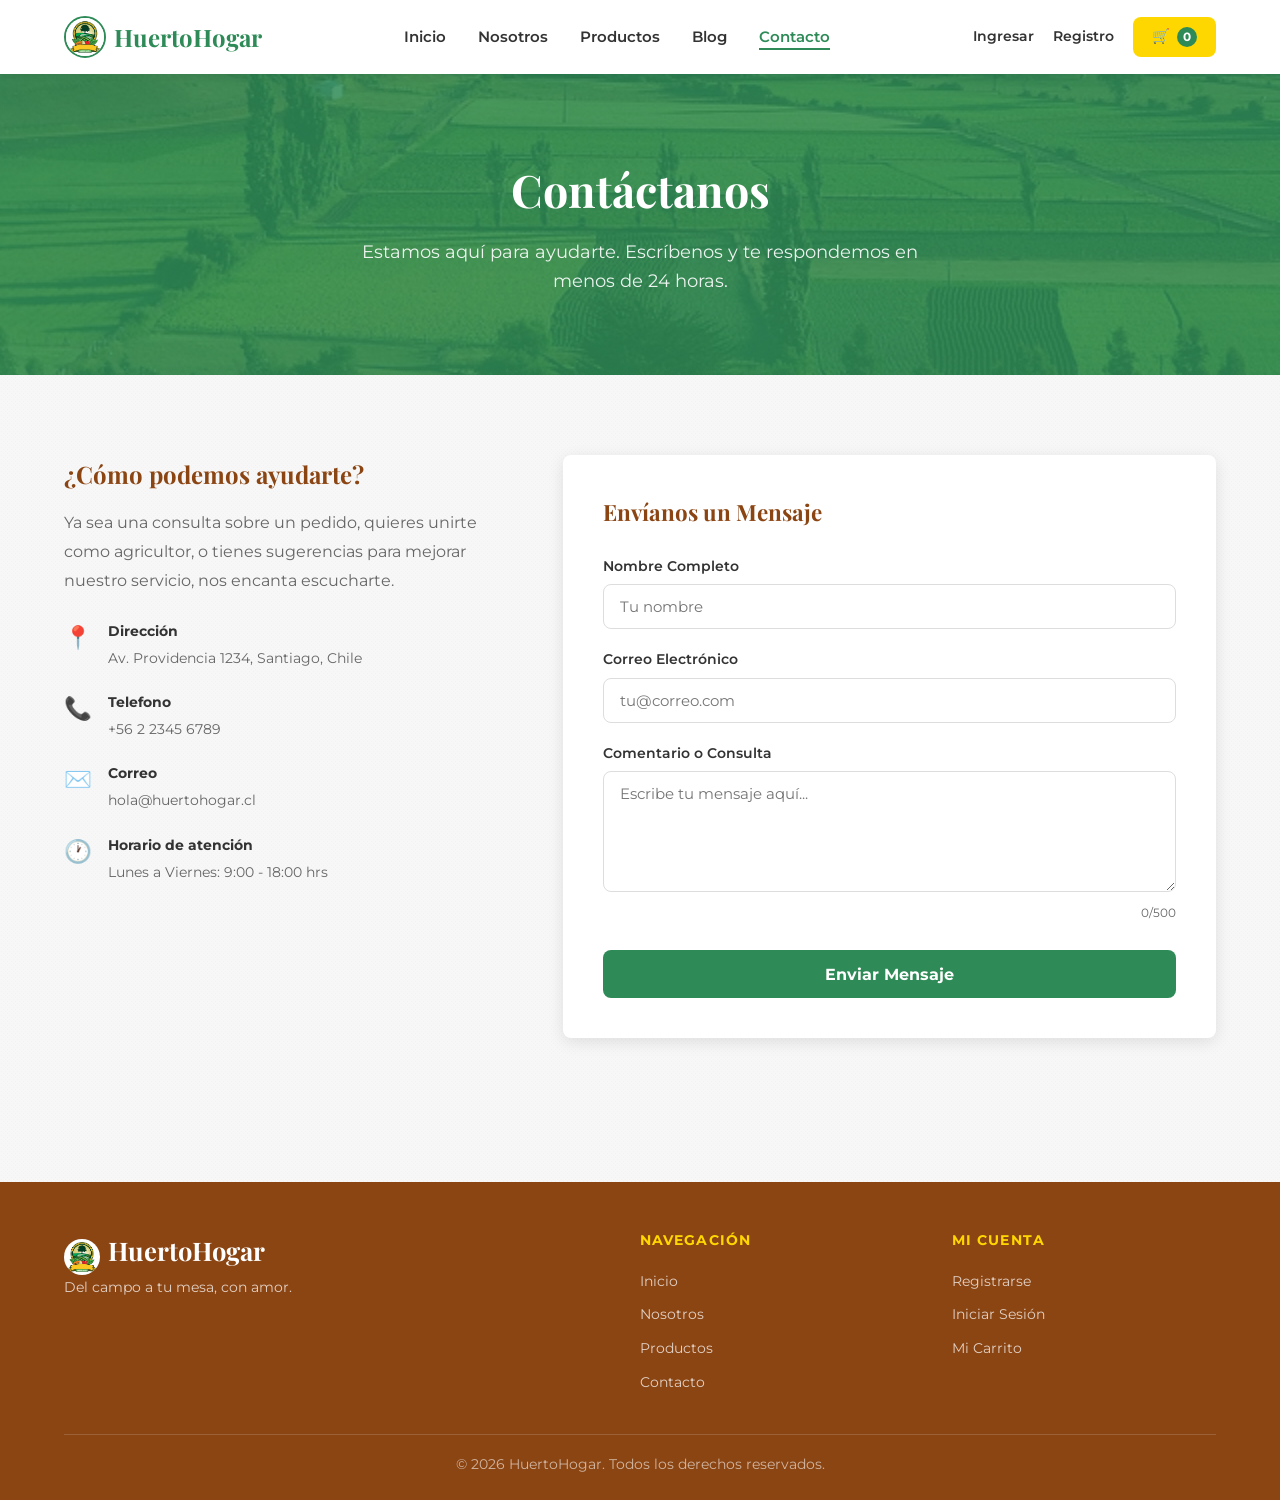
<file: src/components/contacto.html>
<!DOCTYPE html>
<html lang="es">
<head>
    <meta charset="UTF-8">
    <meta name="viewport" content="width=device-width, initial-scale=1.0">
    <title>HuertoHogar | Contacto</title>
    <link rel="preconnect" href="https://fonts.googleapis.com">
    <link rel="preconnect" href="https://fonts.gstatic.com" crossorigin>
    <link href="https://fonts.googleapis.com/css2?family=Montserrat:wght@400;600;700&family=Playfair+Display:wght@600;700&display=swap" rel="stylesheet">
    <link rel="stylesheet" href="../css/styles.css">
</head>
<body>
<header class="main-header">
    <a href="../../index.html" class="logo-link"><img src="../../src/assets/logo.jpg" alt="Logo HuertoHogar" class="logo-img"> <span class="logo-text">HuertoHogar</span></a>
    <button class="hamburger" id="hamburger"><span></span><span></span><span></span></button>
    <nav class="main-nav" id="main-nav">
        <ul>
            <li><a href="../../index.html">Inicio</a></li>
            <li><a href="nosotros.html">Nosotros</a></li>
            <li><a href="productos.html">Productos</a></li>
            <li><a href="blog.html">Blog</a></li>
            <li><a href="contacto.html" class="active">Contacto</a></li>
        </ul>
    </nav>
    <div class="header-actions">
        <a href="login.html" id="link-login">Ingresar</a>
        <a href="registro.html" id="link-registro">Registro</a>
        <div id="user-info" style="display:none;align-items:center;gap:1rem;">
            <span id="user-name" style="font-weight:600;font-size:0.9rem;color:var(--accent-green);"></span>
            <button id="btn-logout" style="background:none;border:1px solid #ccc;padding:0.4rem 1rem;border-radius:6px;cursor:pointer;font-size:0.85rem;font-weight:600;">Salir</button>
        </div>
        <a href="carrito.html" class="btn-cart">🛒 <span class="cart-badge" id="cart-count">0</span></a>
    </div>
</header>

<section class="page-hero">
    <h2>Contáctanos</h2>
    <p>Estamos aquí para ayudarte. Escríbenos y te respondemos en menos de 24 horas.</p>
</section>

<main class="contact-section">
    <div class="contact-grid">
        <div class="contact-info">
            <h3>¿Cómo podemos ayudarte?</h3>
            <p>Ya sea una consulta sobre un pedido, quieres unirte como agricultor, o tienes sugerencias para mejorar nuestro servicio, nos encanta escucharte.</p>

            <div class="contact-detail">
                <span>📍</span>
                <div>
                    <strong>Dirección</strong>
                    <p>Av. Providencia 1234, Santiago, Chile</p>
                </div>
            </div>
            <div class="contact-detail">
                <span>📞</span>
                <div>
                    <strong>Telefono</strong>
                    <p>+56 2 2345 6789</p>
                </div>
            </div>
            <div class="contact-detail">
                <span>✉️</span>
                <div>
                    <strong>Correo</strong>
                    <p>hola@huertohogar.cl</p>
                </div>
            </div>
            <div class="contact-detail">
                <span>🕐</span>
                <div>
                    <strong>Horario de atención</strong>
                    <p>Lunes a Viernes: 9:00 - 18:00 hrs</p>
                </div>
            </div>
        </div>

        <div class="contact-form-box">
            <h3>Envíanos un Mensaje</h3>
            <div id="contact-success" class="success-box hidden">¡Mensaje enviado! Te contactaremos pronto.</div>
            <form id="contact-form" novalidate>
                <div class="form-group">
                    <label for="nombre-contacto">Nombre Completo</label>
                    <input type="text" id="nombre-contacto" placeholder="Tu nombre" required>
                    <span class="field-error" id="error-nombre"></span>
                </div>
                <div class="form-group">
                    <label for="email-contacto">Correo Electrónico</label>
                    <input type="email" id="email-contacto" placeholder="tu@correo.com" required>
                    <span class="field-error" id="error-email-contacto"></span>
                </div>
                <div class="form-group">
                    <label for="comentario">Comentario o Consulta</label>
                    <textarea id="comentario" rows="5" placeholder="Escribe tu mensaje aquí..." maxlength="500" required></textarea>
                    <div class="char-count" id="char-count">0/500</div>
                    <span class="field-error" id="error-comentario"></span>
                </div>
                <button type="submit" class="btn-submit">Enviar Mensaje</button>
            </form>
        </div>
    </div>
</main>

<footer class="main-footer">
    <div class="footer-grid">
        <div class="footer-brand">
            <div><img src="../../src/assets/logo.jpg" alt="Logo" style="height:36px;border-radius:50%;vertical-align:middle;margin-right:0.5rem;"><span class="logo-text" style="color:#fff;">HuertoHogar</span></div>
            <p>Del campo a tu mesa, con amor.</p>
        </div>
        <div class="footer-col">
            <h4>Navegación</h4>
            <ul>
                <li><a href="../../index.html">Inicio</a></li>
                <li><a href="nosotros.html">Nosotros</a></li>
                <li><a href="productos.html">Productos</a></li>
                <li><a href="contacto.html">Contacto</a></li>
            </ul>
        </div>
        <div class="footer-col">
            <h4>Mi Cuenta</h4>
            <ul>
                <li><a href="registro.html">Registrarse</a></li>
                <li><a href="login.html">Iniciar Sesión</a></li>
                <li><a href="carrito.html">Mi Carrito</a></li>
            </ul>
        </div>
    </div>
    <div class="footer-bottom"><p>&copy; 2026 HuertoHogar. Todos los derechos reservados.</p></div>
</footer>
<script src="../js/main.js"></script>
</body>
</html>
</file>
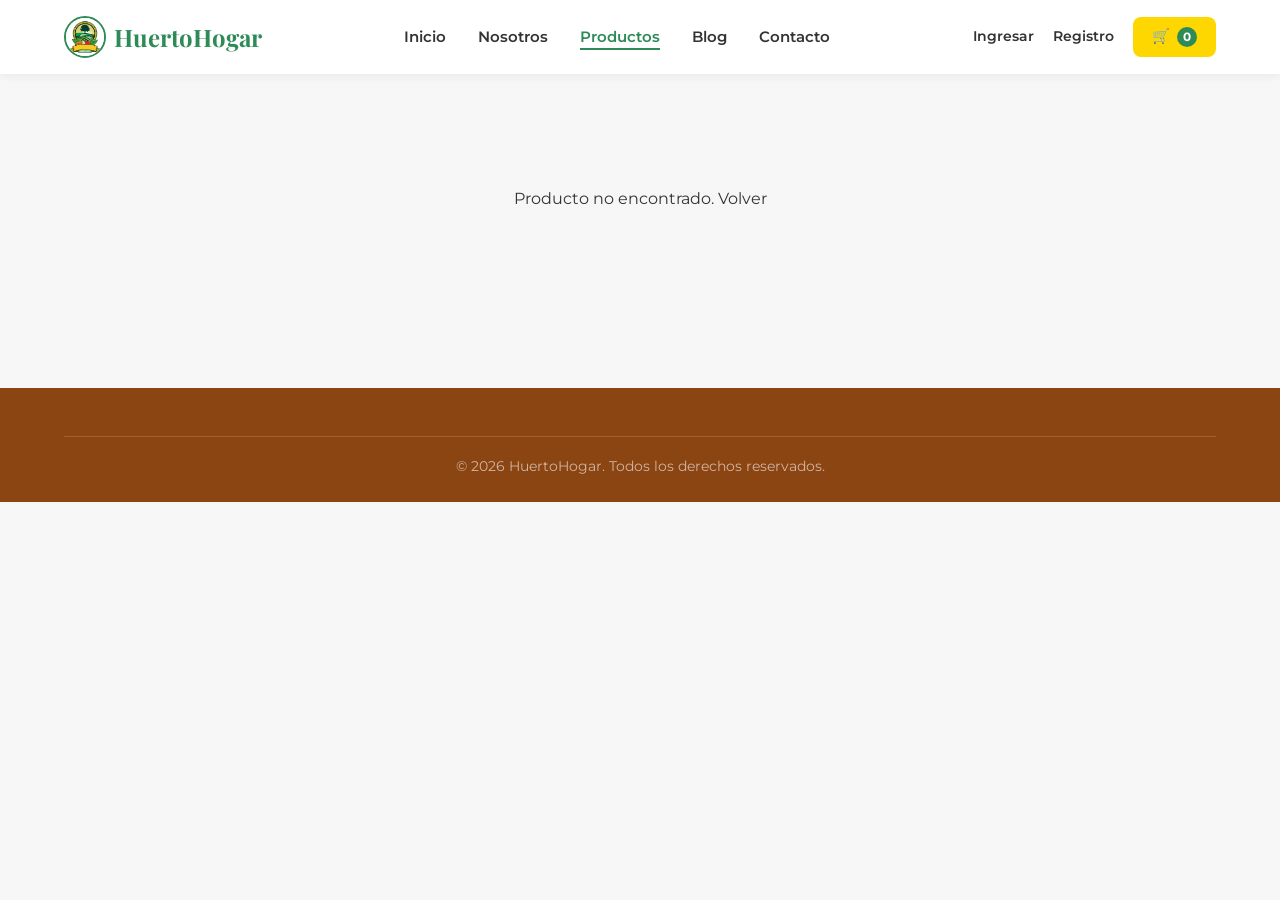
<file: src/components/detalle.html>
<!DOCTYPE html>
<html lang="es">
<head>
    <meta charset="UTF-8">
    <meta name="viewport" content="width=device-width, initial-scale=1.0">
    <title>HuertoHogar | Detalle Producto</title>
    <link rel="preconnect" href="https://fonts.googleapis.com">
    <link rel="preconnect" href="https://fonts.gstatic.com" crossorigin>
    <link href="https://fonts.googleapis.com/css2?family=Montserrat:wght@400;600;700&family=Playfair+Display:wght@600;700&display=swap" rel="stylesheet">
    <link rel="stylesheet" href="../css/styles.css">
</head>
<body>
<header class="main-header">
    <a href="../../index.html" class="logo-link"><img src="../../src/assets/logo.jpg" alt="Logo HuertoHogar" class="logo-img"> <span class="logo-text">HuertoHogar</span></a>
    <button class="hamburger" id="hamburger"><span></span><span></span><span></span></button>
    <nav class="main-nav" id="main-nav">
        <ul>
            <li><a href="../../index.html">Inicio</a></li>
            <li><a href="nosotros.html">Nosotros</a></li>
            <li><a href="productos.html" class="active">Productos</a></li>
            <li><a href="blog.html">Blog</a></li>
            <li><a href="contacto.html">Contacto</a></li>
        </ul>
    </nav>
    <div class="header-actions">
        <a href="login.html" id="link-login">Ingresar</a>
        <a href="registro.html" id="link-registro">Registro</a>
        <div id="user-info" style="display:none;align-items:center;gap:1rem;">
            <span id="user-name" style="font-weight:600;font-size:0.9rem;color:var(--accent-green);"></span>
            <button id="btn-logout" style="background:none;border:1px solid #ccc;padding:0.4rem 1rem;border-radius:6px;cursor:pointer;font-size:0.85rem;font-weight:600;">Salir</button>
        </div>
        <a href="carrito.html" class="btn-cart">🛒 <span class="cart-badge" id="cart-count">0</span></a>
    </div>
</header>

<main class="detail-page">
    <div id="detalle-container"></div>
</main>

<footer class="main-footer">
    <div class="footer-bottom"><p>&copy; 2026 HuertoHogar. Todos los derechos reservados. </p></div>
</footer>
<script src="../js/main.js"></script>
</body>
</html>
</file>
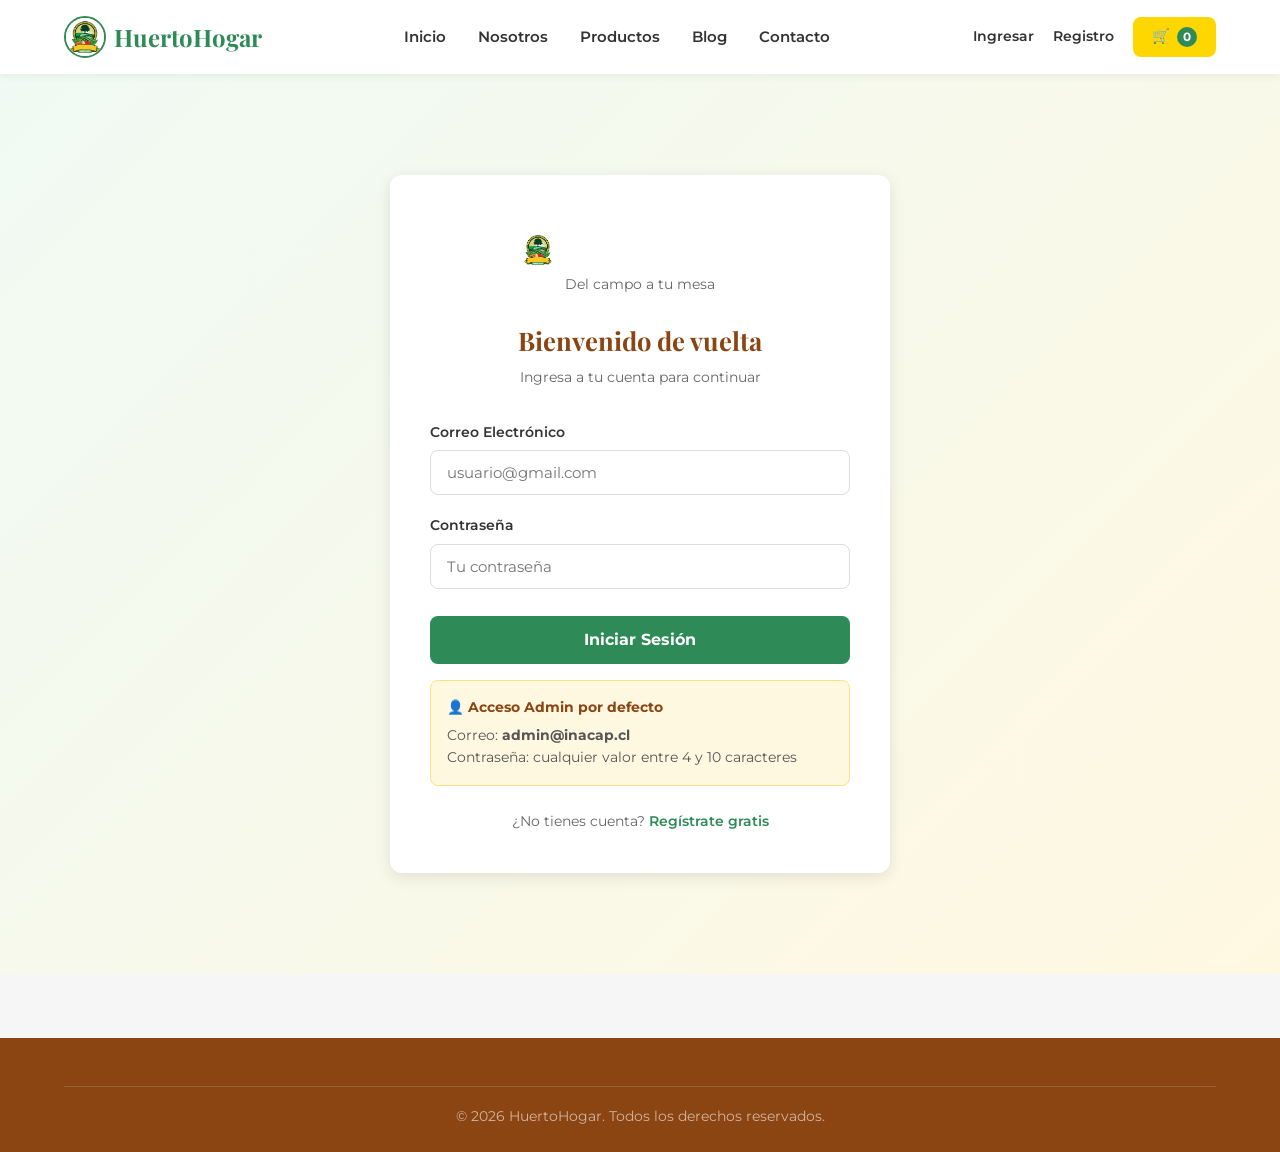
<file: src/components/login.html>
<!DOCTYPE html>
<html lang="es">
<head>
    <meta charset="UTF-8">
    <meta name="viewport" content="width=device-width, initial-scale=1.0">
    <title>HuertoHogar | Iniciar Sesión</title>
    <link rel="preconnect" href="https://fonts.googleapis.com">
    <link rel="preconnect" href="https://fonts.gstatic.com" crossorigin>
    <link href="https://fonts.googleapis.com/css2?family=Montserrat:wght@400;600;700&family=Playfair+Display:wght@600;700&display=swap" rel="stylesheet">
    <link rel="stylesheet" href="../css/styles.css">
</head>
<body>
<header class="main-header">
    <a href="../../index.html" class="logo-link"><img src="../../src/assets/logo.jpg" alt="Logo HuertoHogar" class="logo-img"> <span class="logo-text">HuertoHogar</span></a>
    <button class="hamburger" id="hamburger"><span></span><span></span><span></span></button>
    <nav class="main-nav" id="main-nav">
        <ul>
            <li><a href="../../index.html">Inicio</a></li>
            <li><a href="nosotros.html">Nosotros</a></li>
            <li><a href="productos.html">Productos</a></li>
            <li><a href="blog.html">Blog</a></li>
            <li><a href="contacto.html">Contacto</a></li>
        </ul>
    </nav>
    <div class="header-actions">
        <a href="login.html" id="link-login">Ingresar</a>
        <a href="registro.html" id="link-registro">Registro</a>
        <div id="user-info" style="display:none;align-items:center;gap:1rem;">
            <span id="user-name" style="font-weight:600;font-size:0.9rem;color:var(--accent-green);"></span>
            <button id="btn-logout" style="background:none;border:1px solid #ccc;padding:0.4rem 1rem;border-radius:6px;cursor:pointer;font-size:0.85rem;font-weight:600;">Salir</button>
        </div>
        <a href="carrito.html" class="btn-cart">🛒 <span class="cart-badge" id="cart-count">0</span></a>
    </div>
</header>

<main class="auth-page">
    <div class="auth-card">
        <div class="auth-logo">
            <div><img src="../../src/assets/logo.jpg" alt="Logo" style="height:36px;border-radius:50%;vertical-align:middle;margin-right:0.5rem;"><span class="logo-text" style="color:#fff;">HuertoHogar</span></div>
            <p>Del campo a tu mesa</p>
        </div>
        <h2 class="auth-title">Bienvenido de vuelta</h2>
        <p class="auth-subtitle">Ingresa a tu cuenta para continuar</p>

        <form id="login-form" novalidate>
            <div class="form-group">
                <label for="login-email">Correo Electrónico</label>
                <input type="email" id="login-email" placeholder="usuario@gmail.com" required>
                <span class="field-error" id="error-login-email"></span>
            </div>
            <div class="form-group">
                <label for="login-password">Contraseña</label>
                <input type="password" id="login-password" placeholder="Tu contraseña" required>
                <span class="field-error" id="error-login-password"></span>
            </div>
            <button type="submit" class="btn-submit">Iniciar Sesión</button>
        </form>
        <div style="background:#fff8e1;border:1px solid #ffe082;border-radius:8px;padding:1rem;margin-top:1rem;font-size:0.85rem;">
            <p style="font-weight:700;margin-bottom:0.4rem;color:#8B4513;">👤 Acceso Admin por defecto</p>
            <p style="color:#555;">Correo: <strong>admin@inacap.cl</strong></p>
            <p style="color:#555;">Contraseña: cualquier valor entre 4 y 10 caracteres</p>
        </div>
        <p class="form-help-text">¿No tienes cuenta? <a href="registro.html">Regístrate gratis</a></p>
    </div>
</main>

<footer class="main-footer">
    <div class="footer-bottom"><p>&copy; 2026 HuertoHogar. Todos los derechos reservados. </p></div>
</footer>
<script src="../js/main.js"></script>
</body>
</html>
</file>
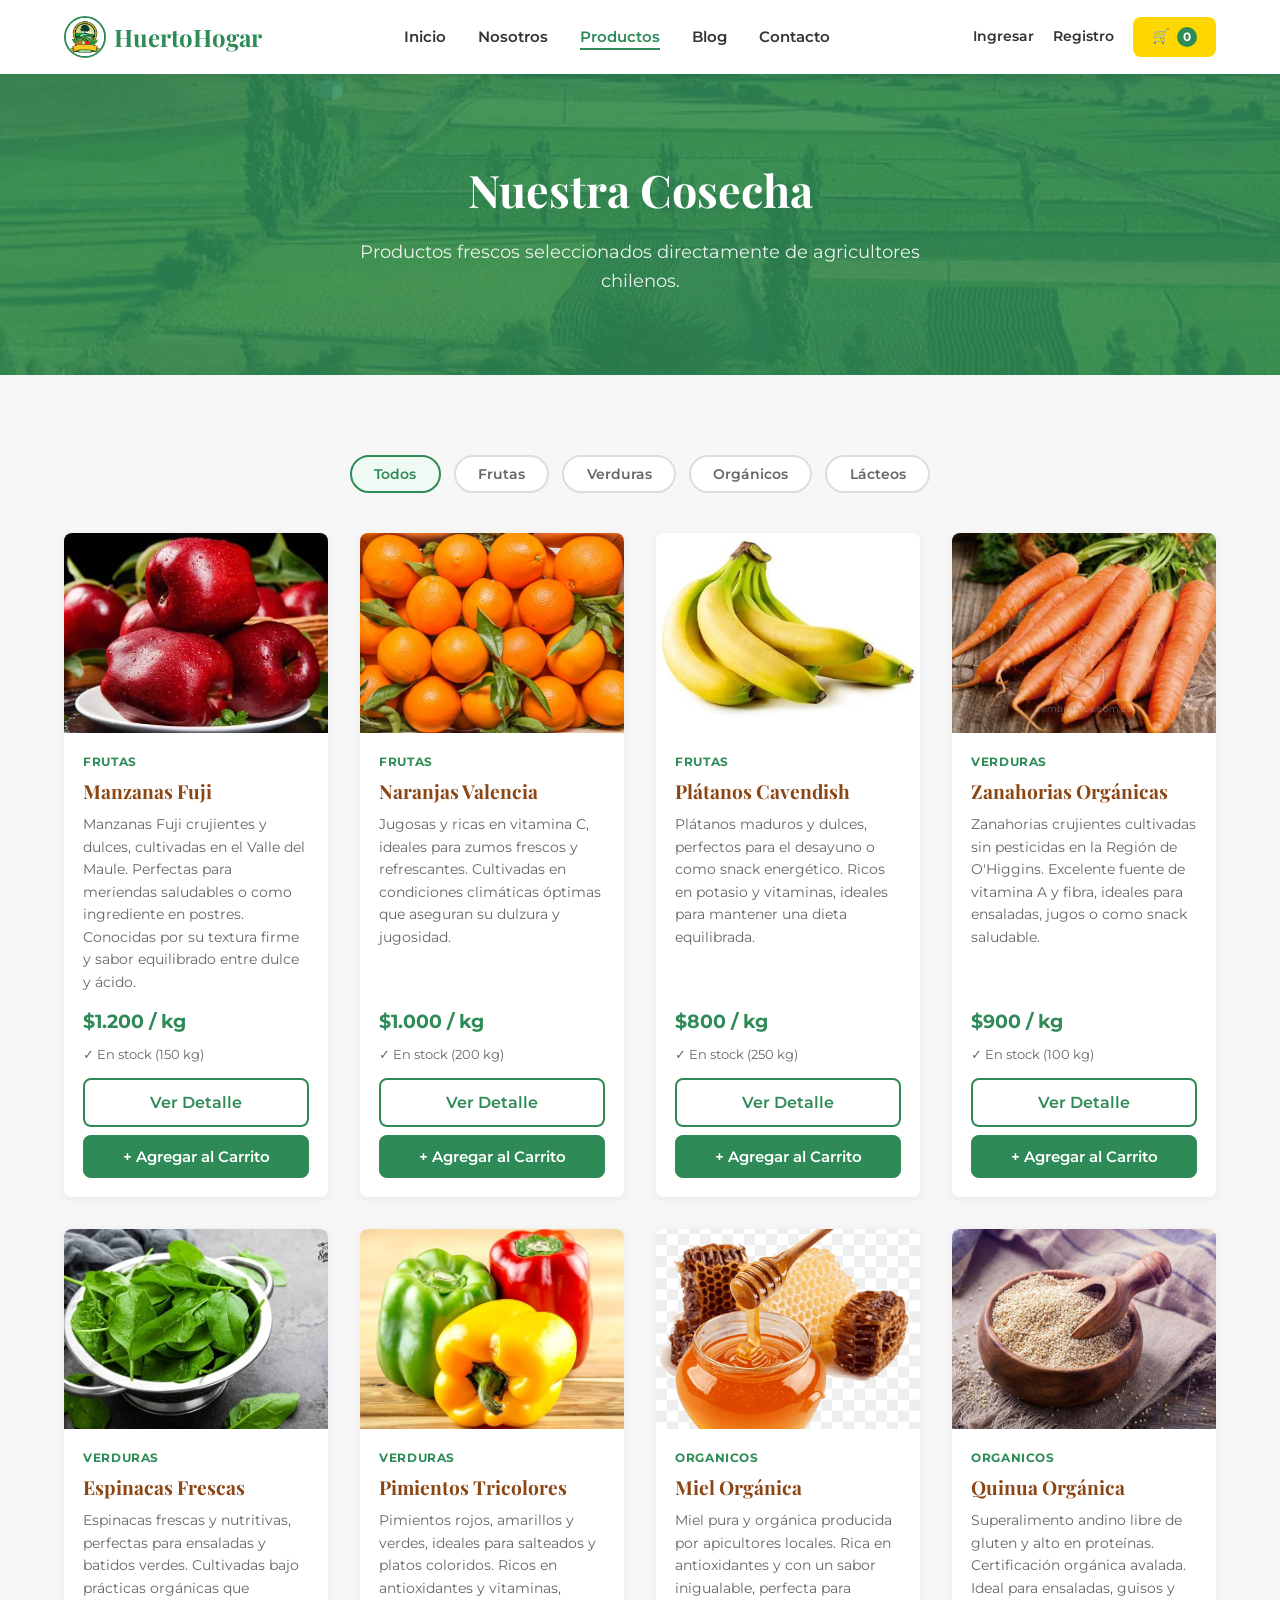
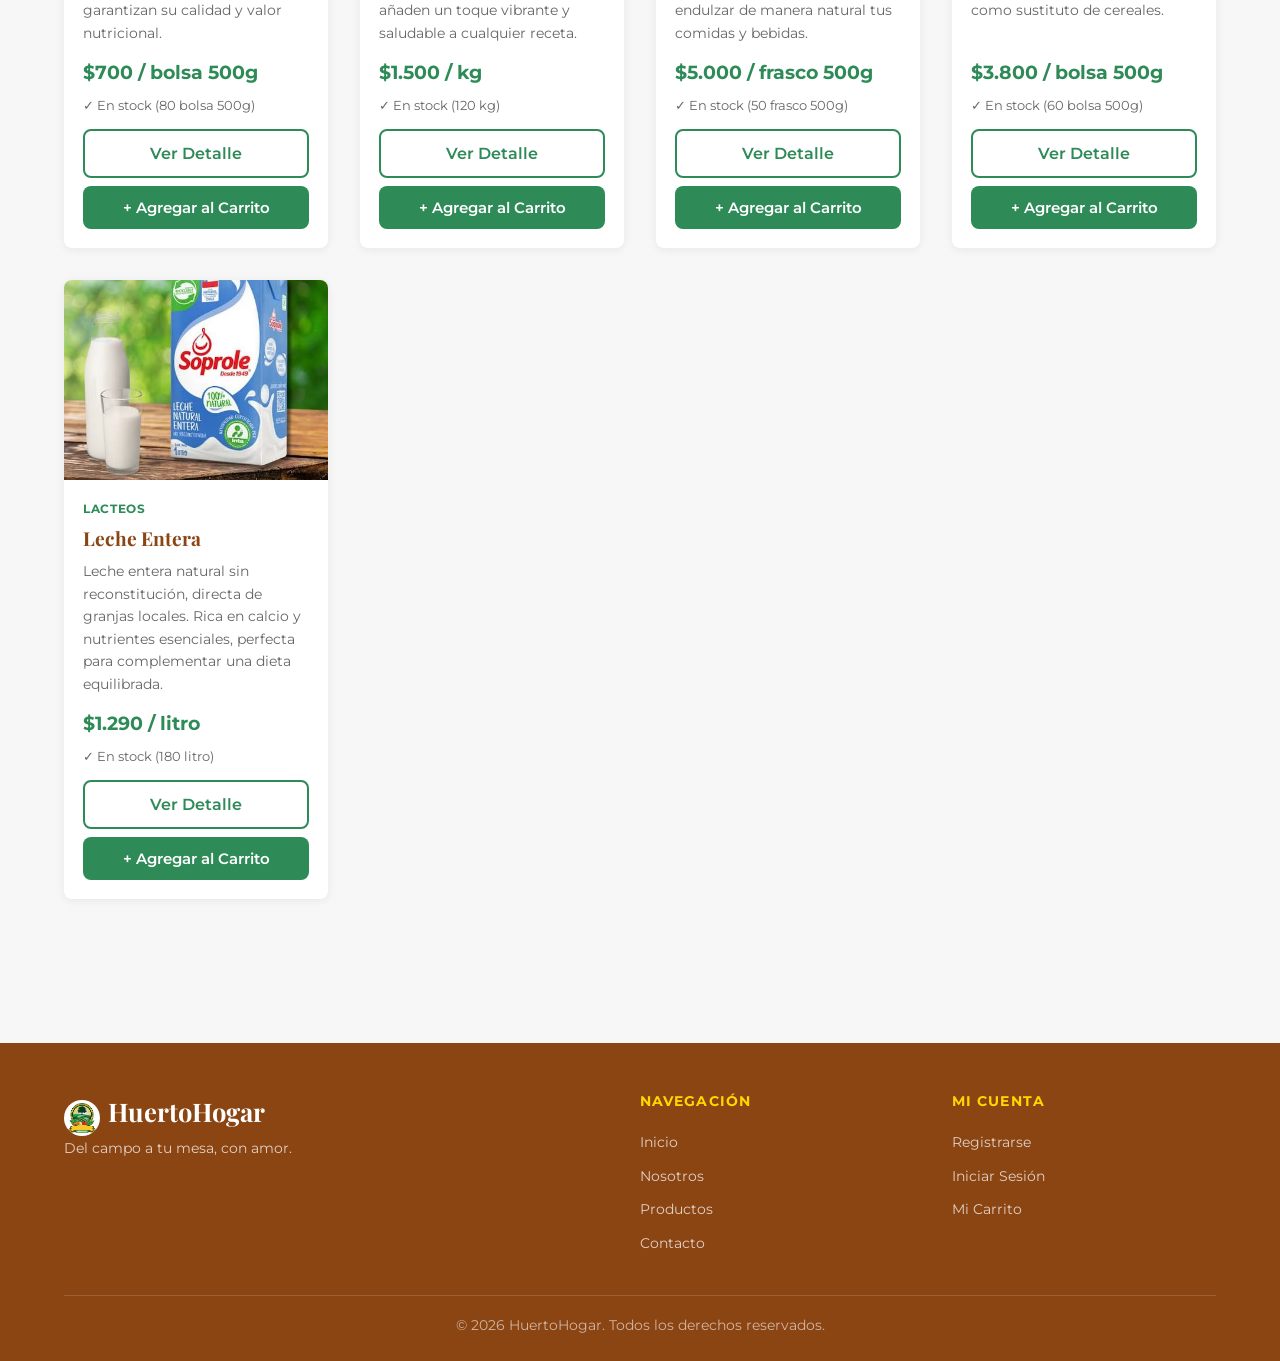
<file: src/components/productos.html>
<!DOCTYPE html>
<html lang="es">
<head>
    <meta charset="UTF-8">
    <meta name="viewport" content="width=device-width, initial-scale=1.0">
    <title>HuertoHogar | Productos</title>
    <link rel="preconnect" href="https://fonts.googleapis.com">
    <link rel="preconnect" href="https://fonts.gstatic.com" crossorigin>
    <link href="https://fonts.googleapis.com/css2?family=Montserrat:wght@400;600;700&family=Playfair+Display:wght@600;700&display=swap" rel="stylesheet">
    <link rel="stylesheet" href="../css/styles.css">
</head>
<body>
<header class="main-header">
    <a href="../../index.html" class="logo-link"><img src="../../src/assets/logo.jpg" alt="Logo HuertoHogar" class="logo-img"> <span class="logo-text">HuertoHogar</span></a>
    <button class="hamburger" id="hamburger"><span></span><span></span><span></span></button>
    <nav class="main-nav" id="main-nav">
        <ul>
            <li><a href="../../index.html">Inicio</a></li>
            <li><a href="nosotros.html">Nosotros</a></li>
            <li><a href="productos.html" class="active">Productos</a></li>
            <li><a href="blog.html">Blog</a></li>
            <li><a href="contacto.html">Contacto</a></li>
        </ul>
    </nav>
    <div class="header-actions">
        <a href="login.html" id="link-login">Ingresar</a>
        <a href="registro.html" id="link-registro">Registro</a>
        <div id="user-info" style="display:none;align-items:center;gap:1rem;">
            <span id="user-name" style="font-weight:600;font-size:0.9rem;color:var(--accent-green);"></span>
            <button id="btn-logout" style="background:none;border:1px solid #ccc;padding:0.4rem 1rem;border-radius:6px;cursor:pointer;font-size:0.85rem;font-weight:600;">Salir</button>
        </div>
        <a href="carrito.html" class="btn-cart">🛒 <span class="cart-badge" id="cart-count">0</span></a>
    </div>
</header>

<section class="page-hero">
    <h2>Nuestra Cosecha</h2>
    <p>Productos frescos seleccionados directamente de agricultores chilenos.</p>
</section>

<main class="products-section">
    <div class="filters-bar">
        <button class="filter-btn active" data-filter="all">Todos</button>
        <button class="filter-btn" data-filter="frutas">Frutas</button>
        <button class="filter-btn" data-filter="verduras">Verduras</button>
        <button class="filter-btn" data-filter="organicos">Orgánicos</button>
        <button class="filter-btn" data-filter="lacteos">Lácteos</button>
    </div>
    <div id="productos-page-container" class="product-grid"></div>
</main>

<footer class="main-footer">
    <div class="footer-grid">
        <div class="footer-brand">
            <div><img src="../../src/assets/logo.jpg" alt="Logo" style="height:36px;border-radius:50%;vertical-align:middle;margin-right:0.5rem;"><span class="logo-text" style="color:#fff;">HuertoHogar</span></div>
            <p>Del campo a tu mesa, con amor.</p>
        </div>
        <div class="footer-col">
            <h4>Navegación</h4>
            <ul>
                <li><a href="../../index.html">Inicio</a></li>
                <li><a href="nosotros.html">Nosotros</a></li>
                <li><a href="productos.html">Productos</a></li>
                <li><a href="contacto.html">Contacto</a></li>
            </ul>
        </div>
        <div class="footer-col">
            <h4>Mi Cuenta</h4>
            <ul>
                <li><a href="registro.html">Registrarse</a></li>
                <li><a href="login.html">Iniciar Sesión</a></li>
                <li><a href="carrito.html">Mi Carrito</a></li>
            </ul>
        </div>
    </div>
    <div class="footer-bottom"><p>&copy; 2026 HuertoHogar. Todos los derechos reservados. </p></div>
</footer>
<script src="../js/main.js"></script>
</body>
</html>
</file>
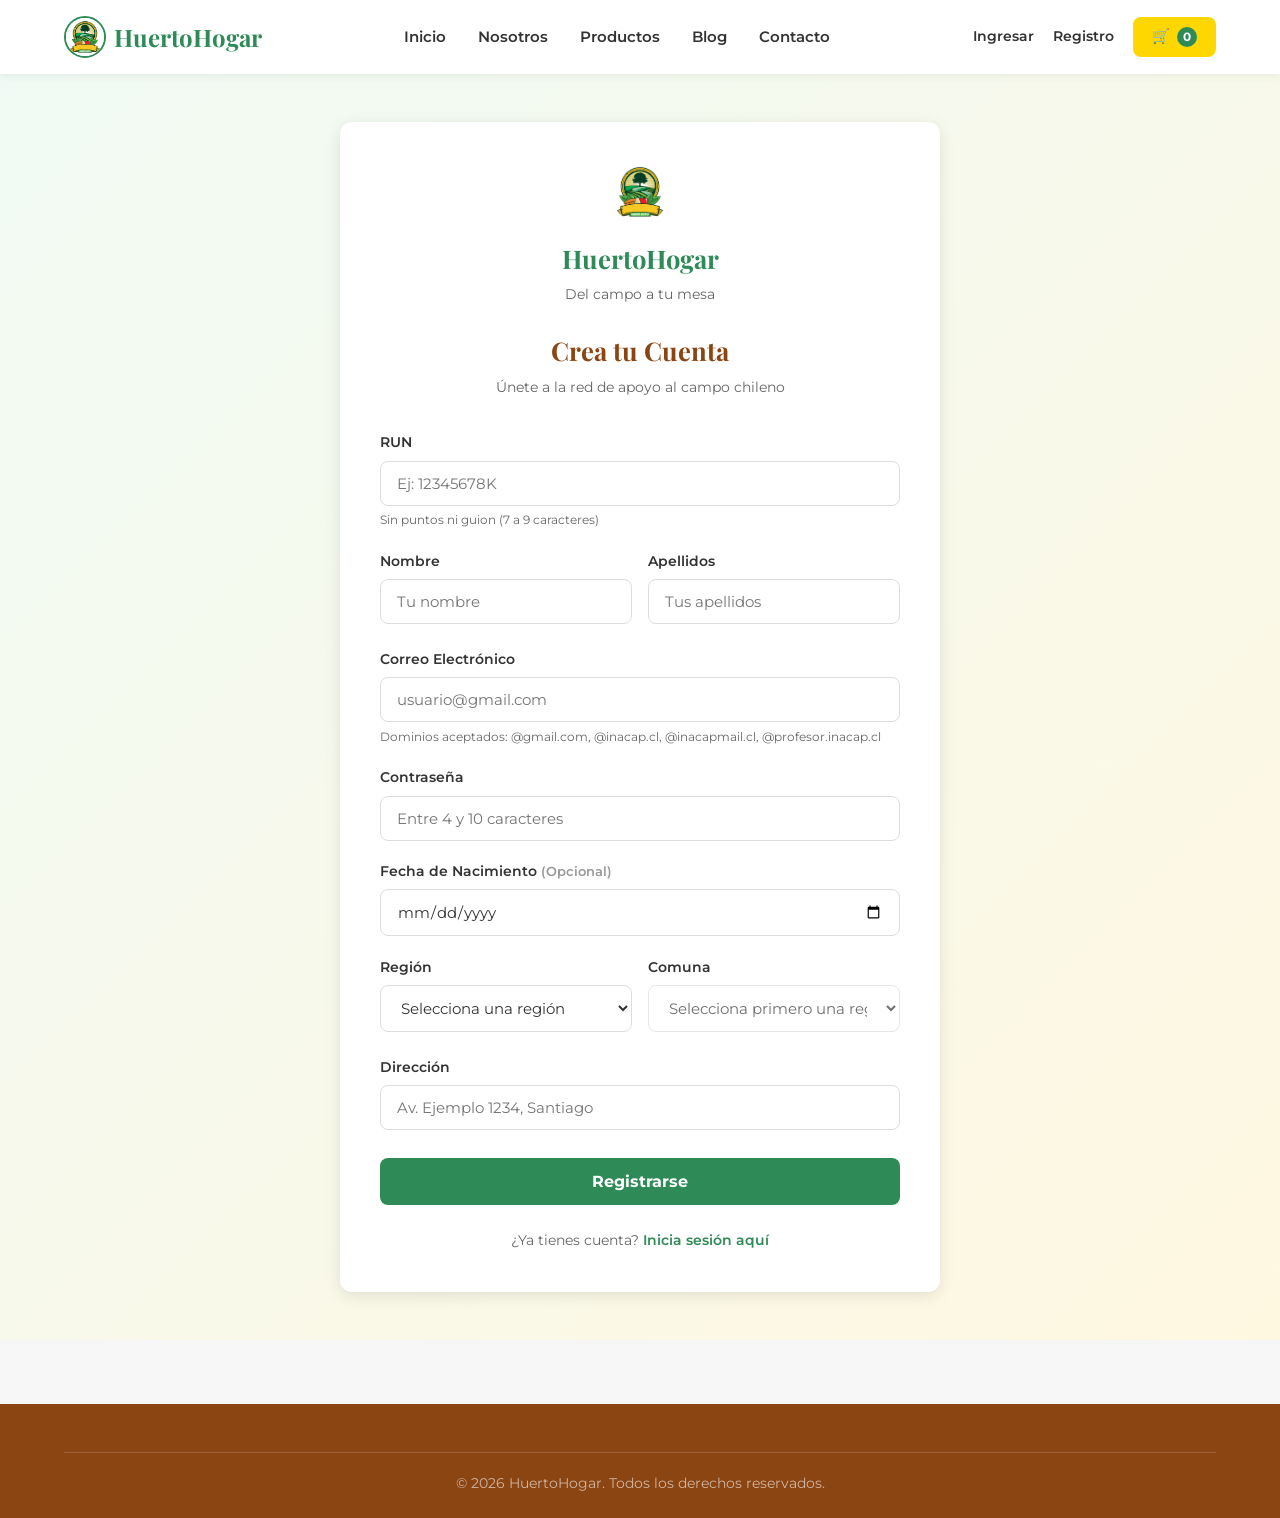
<file: src/components/registro.html>
<!DOCTYPE html>
<html lang="es">
<head>
    <meta charset="UTF-8">
    <meta name="viewport" content="width=device-width, initial-scale=1.0">
    <title>HuertoHogar | Registro</title>
    <link rel="preconnect" href="https://fonts.googleapis.com">
    <link rel="preconnect" href="https://fonts.gstatic.com" crossorigin>
    <link href="https://fonts.googleapis.com/css2?family=Montserrat:wght@400;600;700&family=Playfair+Display:wght@600;700&display=swap" rel="stylesheet">
    <link rel="stylesheet" href="../css/styles.css">
</head>
<body>
<header class="main-header">
    <a href="../../index.html" class="logo-link"><img src="../../src/assets/logo.jpg" alt="Logo HuertoHogar" class="logo-img"><span class="logo-text">HuertoHogar</span></a>
    <button class="hamburger" id="hamburger"><span></span><span></span><span></span></button>
    <nav class="main-nav" id="main-nav">
        <ul>
            <li><a href="../../index.html">Inicio</a></li>
            <li><a href="nosotros.html">Nosotros</a></li>
            <li><a href="productos.html">Productos</a></li>
            <li><a href="blog.html">Blog</a></li>
            <li><a href="contacto.html">Contacto</a></li>
        </ul>
    </nav>
    <div class="header-actions">
        <a href="login.html" id="link-login">Ingresar</a>
        <a href="registro.html" id="link-registro">Registro</a>
        <div id="user-info" style="display:none;align-items:center;gap:1rem;">
            <span id="user-name" style="font-weight:600;font-size:0.9rem;color:var(--accent-green);"></span>
            <button id="btn-logout" style="background:none;border:1px solid #ccc;padding:0.4rem 1rem;border-radius:6px;cursor:pointer;font-size:0.85rem;font-weight:600;">Salir</button>
        </div>
        <a href="carrito.html" class="btn-cart">🛒 <span class="cart-badge" id="cart-count">0</span></a>
    </div>
</header>

<main class="auth-page">
    <div class="auth-card" style="max-width:600px;">
        <div class="auth-logo">
            <img src="../../src/assets/logo.jpg" alt="Logo HuertoHogar" style="height:60px;border-radius:50%;margin-bottom:0.5rem;">
            <div class="logo-text" style="font-size:1.6rem;">HuertoHogar</div>
            <p>Del campo a tu mesa</p>
        </div>
        <h2 class="auth-title">Crea tu Cuenta</h2>
        <p class="auth-subtitle">Únete a la red de apoyo al campo chileno</p>

        <div id="error-summary" class="error-box" style="display:none;"></div>

        <form id="registro-form" novalidate>
            <div class="form-group">
                <label for="run">RUN</label>
                <input type="text" id="run" placeholder="Ej: 12345678K" required>
                <small>Sin puntos ni guion (7 a 9 caracteres)</small>
                <span class="field-error" id="error-run"></span>
            </div>
            <div style="display:flex;gap:1rem;">
                <div class="form-group" style="flex:1;">
                    <label for="nombre">Nombre</label>
                    <input type="text" id="nombre" placeholder="Tu nombre" maxlength="50" required>
                    <span class="field-error" id="error-nombre"></span>
                </div>
                <div class="form-group" style="flex:1;">
                    <label for="apellidos">Apellidos</label>
                    <input type="text" id="apellidos" placeholder="Tus apellidos" maxlength="100" required>
                    <span class="field-error" id="error-apellidos"></span>
                </div>
            </div>
            <div class="form-group">
                <label for="email">Correo Electrónico</label>
                <input type="email" id="email" placeholder="usuario@gmail.com" maxlength="100" required>
                <small>Dominios aceptados: @gmail.com, @inacap.cl, @inacapmail.cl, @profesor.inacap.cl</small>
                <span class="field-error" id="error-email"></span>
            </div>
            <div class="form-group">
                <label for="password">Contraseña</label>
                <input type="password" id="password" placeholder="Entre 4 y 10 caracteres" required>
                <span class="field-error" id="error-password"></span>
            </div>
            <div class="form-group">
                <label for="fecha-nac">Fecha de Nacimiento <span style="color:#999;font-size:0.8rem;">(Opcional)</span></label>
                <input type="date" id="fecha-nac">
            </div>
            <div style="display:flex;gap:1rem;">
                <div class="form-group" style="flex:1;">
                    <label for="region">Región</label>
                    <select id="region" required><option value="">Selecciona una región</option></select>
                    <span class="field-error" id="error-region"></span>
                </div>
                <div class="form-group" style="flex:1;">
                    <label for="comuna">Comuna</label>
                    <select id="comuna" required disabled><option value="">Selecciona primero una región</option></select>
                    <span class="field-error" id="error-comuna"></span>
                </div>
            </div>
            <div class="form-group">
                <label for="direccion">Dirección</label>
                <input type="text" id="direccion" placeholder="Av. Ejemplo 1234, Santiago" maxlength="300" required>
                <span class="field-error" id="error-direccion"></span>
            </div>
            <button type="submit" class="btn-submit">Registrarse</button>
        </form>
        <p class="form-help-text">¿Ya tienes cuenta? <a href="login.html">Inicia sesión aquí</a></p>
    </div>
</main>

<footer class="main-footer">
    <div class="footer-bottom"><p>&copy; 2026 HuertoHogar. Todos los derechos reservados. </p></div>
</footer>
<script src="../js/main.js"></script>
</body>
</html>
</file>
<file: src/css/styles.css>
:root {
    --bg-white-soft: #F7F7F7;
    --accent-green: #2E8B57;
    --promo-yellow: #FFD700;
    --title-brown: #8B4513;
    --text-main: #333333;
    --text-secondary: #666666;
    --font-heading: 'Playfair Display', serif;
    --font-body: 'Montserrat', sans-serif;
    --radius: 8px;
    --shadow-sm: 0 2px 8px rgba(0,0,0,0.06);
    --shadow-md: 0 4px 16px rgba(0,0,0,0.1);
}

* { margin: 0; padding: 0; box-sizing: border-box; }

body {
    font-family: var(--font-body);
    background-color: var(--bg-white-soft);
    background-image: url("data:image/svg+xml,%3Csvg xmlns='http://www.w3.org/2000/svg' width='4' height='4' viewBox='0 0 4 4'%3E%3Cpath fill='%23000000' fill-opacity='0.02' d='M1 3h1v1H1V3zm2-2h1v1H3V1z'%3E%3C/path%3E%3C/svg%3E");
    color: var(--text-main);
    line-height: 1.6;
}

h1,h2,h3,h4,h5,h6 { font-family: var(--font-heading); color: var(--title-brown); }

a { text-decoration: none; color: inherit; }

.container { max-width: 1200px; margin: 0 auto; padding: 0 5%; }

.hidden { display: none !important; }

.btn-primary {
    display: inline-block;
    background-color: var(--accent-green);
    color: #fff;
    padding: 0.8rem 2rem;
    font-weight: 600;
    border-radius: var(--radius);
    border: none;
    cursor: pointer;
    font-family: var(--font-body);
    font-size: 1rem;
    transition: background-color 0.3s;
}
.btn-primary:hover { background-color: #246e45; }

.btn-secondary {
    display: inline-block;
    background-color: transparent;
    color: var(--accent-green);
    padding: 0.8rem 2rem;
    font-weight: 600;
    border-radius: var(--radius);
    border: 2px solid var(--accent-green);
    cursor: pointer;
    font-family: var(--font-body);
    font-size: 1rem;
    transition: all 0.3s;
}
.btn-secondary:hover { background-color: var(--accent-green); color: #fff; }

.btn-block { width: 100%; text-align: center; }

.section-title {
    text-align: center;
    font-size: 2.2rem;
    margin-bottom: 0.5rem;
}

.section-subtitle {
    text-align: center;
    color: var(--text-secondary);
    margin-bottom: 3rem;
    font-size: 1rem;
}

.error-box {
    background: #fde8e8;
    color: #c0392b;
    padding: 0.8rem 1rem;
    border-radius: var(--radius);
    margin-bottom: 1rem;
    font-size: 0.9rem;
}

.success-box {
    background: #e8f8ee;
    color: #1e7e44;
    padding: 0.8rem 1rem;
    border-radius: var(--radius);
    margin-bottom: 1rem;
    font-size: 0.9rem;
}

.field-error { color: #c0392b; font-size: 0.8rem; display: block; margin-top: 0.3rem; }

.main-header {
    display: flex;
    justify-content: space-between;
    align-items: center;
    padding: 1rem 5%;
    background-color: #fff;
    box-shadow: var(--shadow-sm);
    position: sticky;
    top: 0;
    z-index: 1000;
}

.logo-text {
    font-family: var(--font-heading);
    font-size: 1.8rem;
    color: var(--accent-green);
    font-weight: 700;
}

.main-nav ul {
    display: flex;
    list-style: none;
    gap: 2rem;
}

.main-nav a {
    color: var(--text-main);
    font-weight: 600;
    font-size: 0.95rem;
    transition: color 0.3s;
    position: relative;
}

.main-nav a:hover,
.main-nav a.active { color: var(--accent-green); }

.main-nav a.active::after {
    content: '';
    position: absolute;
    bottom: -4px;
    left: 0;
    width: 100%;
    height: 2px;
    background: var(--accent-green);
}

.header-actions {
    display: flex;
    align-items: center;
    gap: 1.2rem;
}

.header-actions a {
    color: var(--text-main);
    font-weight: 600;
    font-size: 0.9rem;
    transition: color 0.3s;
}

.header-actions a:hover { color: var(--accent-green); }

.btn-cart {
    background-color: var(--promo-yellow);
    color: var(--text-main) !important;
    padding: 0.5rem 1.2rem;
    border-radius: var(--radius);
    font-weight: 700;
    display: flex;
    align-items: center;
    gap: 0.4rem;
}

.cart-badge {
    background: var(--accent-green);
    color: #fff;
    border-radius: 50%;
    width: 20px;
    height: 20px;
    display: inline-flex;
    align-items: center;
    justify-content: center;
    font-size: 0.75rem;
    font-weight: 700;
}

.hamburger {
    display: none;
    flex-direction: column;
    gap: 5px;
    cursor: pointer;
    background: none;
    border: none;
    padding: 4px;
}

.hamburger span {
    display: block;
    width: 25px;
    height: 2px;
    background: var(--text-main);
    transition: all 0.3s;
}

.hero {
    min-height: 85vh;
    display: flex;
    align-items: center;
    justify-content: center;
    text-align: center;
    padding: 4rem 5%;
    background: linear-gradient(rgba(0,0,0,0.45), rgba(0,0,0,0.45)),
                url('../assets/campo.jpg') center/cover no-repeat;
    color: #fff;
}

.hero-content { max-width: 700px; }

.hero-content h2 {
    font-size: 3.2rem;
    color: #fff;
    margin-bottom: 1.2rem;
    line-height: 1.2;
}

.hero-content p {
    font-size: 1.15rem;
    margin-bottom: 2rem;
    opacity: 0.92;
    max-width: 560px;
    margin-left: auto;
    margin-right: auto;
}

.hero-badges {
    display: flex;
    justify-content: center;
    gap: 1rem;
    margin-top: 2rem;
    flex-wrap: wrap;
}

.badge {
    background: rgba(255,255,255,0.15);
    border: 1px solid rgba(255,255,255,0.4);
    color: #fff;
    padding: 0.4rem 1rem;
    border-radius: 20px;
    font-size: 0.85rem;
    font-weight: 600;
}

.features-strip {
    background: var(--accent-green);
    color: #fff;
    padding: 1.2rem 5%;
    display: flex;
    justify-content: center;
    gap: 3rem;
    flex-wrap: wrap;
}

.feature-item {
    display: flex;
    align-items: center;
    gap: 0.6rem;
    font-size: 0.9rem;
    font-weight: 600;
}

.products-section { padding: 5rem 5%; }

.filters-bar {
    display: flex;
    justify-content: center;
    gap: 0.8rem;
    margin-bottom: 2.5rem;
    flex-wrap: wrap;
}

.filter-btn {
    padding: 0.5rem 1.4rem;
    border: 2px solid #ddd;
    border-radius: 20px;
    background: #fff;
    cursor: pointer;
    font-family: var(--font-body);
    font-weight: 600;
    font-size: 0.9rem;
    color: var(--text-secondary);
    transition: all 0.3s;
}

.filter-btn:hover,
.filter-btn.active {
    border-color: var(--accent-green);
    color: var(--accent-green);
    background: #f0faf4;
}

.product-grid {
    display: grid;
    grid-template-columns: repeat(auto-fill, minmax(260px, 1fr));
    gap: 2rem;
}

.product-card {
    background: #fff;
    border-radius: var(--radius);
    overflow: hidden;
    box-shadow: var(--shadow-sm);
    transition: transform 0.3s, box-shadow 0.3s;
    display: flex;
    flex-direction: column;
}

.product-card:hover { transform: translateY(-4px); box-shadow: var(--shadow-md); }

.product-card img {
    width: 100%;
    height: 200px;
    object-fit: cover;
}

.product-card-body { padding: 1.2rem; flex: 1; display: flex; flex-direction: column; }

.product-category {
    font-size: 0.75rem;
    font-weight: 700;
    color: var(--accent-green);
    text-transform: uppercase;
    letter-spacing: 0.05em;
    margin-bottom: 0.3rem;
}

.product-card h3 { font-size: 1.2rem; margin-bottom: 0.4rem; }

.product-card p { font-size: 0.88rem; color: var(--text-secondary); margin-bottom: 0.8rem; flex: 1; }

.product-price {
    font-size: 1.2rem;
    color: var(--accent-green);
    font-weight: 700;
    margin-bottom: 0.5rem;
}

.stock-alert {
    color: #e74c3c;
    font-size: 0.8rem;
    font-weight: 700;
    display: block;
    margin-bottom: 0.8rem;
}

.stock-ok {
    color: var(--text-secondary);
    font-size: 0.8rem;
    display: block;
    margin-bottom: 0.8rem;
}

.btn-add-cart {
    background-color: var(--accent-green);
    color: #fff;
    border: none;
    padding: 0.75rem;
    border-radius: var(--radius);
    cursor: pointer;
    font-family: var(--font-body);
    font-weight: 600;
    width: 100%;
    transition: opacity 0.3s;
    font-size: 0.95rem;
}

.btn-add-cart:hover { opacity: 0.88; }
.btn-add-cart:disabled { background-color: #ccc; cursor: not-allowed; }

.main-footer {
    background-color: var(--title-brown);
    color: #fff;
    padding: 3rem 5% 1.5rem;
    margin-top: 4rem;
}

.footer-grid {
    display: grid;
    grid-template-columns: 2fr 1fr 1fr;
    gap: 3rem;
    margin-bottom: 2rem;
}

.footer-brand .logo-text { color: #fff; font-size: 1.6rem; margin-bottom: 0.8rem; }
.footer-brand p { color: rgba(255,255,255,0.75); font-size: 0.9rem; line-height: 1.7; }

.footer-col h4 { color: var(--promo-yellow); font-family: var(--font-body); font-size: 0.85rem; text-transform: uppercase; letter-spacing: 0.08em; margin-bottom: 1rem; }

.footer-col ul { list-style: none; }
.footer-col ul li { margin-bottom: 0.5rem; }
.footer-col ul li a { color: rgba(255,255,255,0.75); font-size: 0.9rem; transition: color 0.3s; }
.footer-col ul li a:hover { color: #fff; }

.footer-bottom {
    border-top: 1px solid rgba(255,255,255,0.15);
    padding-top: 1.2rem;
    text-align: center;
    color: rgba(255,255,255,0.6);
    font-size: 0.85rem;
}

.auth-page {
    min-height: 100vh;
    display: flex;
    align-items: center;
    justify-content: center;
    padding: 3rem 1rem;
    background: linear-gradient(135deg, #f0faf4 0%, #fff8e1 100%);
}

.auth-card {
    background: #fff;
    border-radius: 12px;
    box-shadow: var(--shadow-md);
    padding: 2.5rem;
    width: 100%;
    max-width: 500px;
}

.auth-logo { text-align: center; margin-bottom: 1.5rem; }
.auth-logo .logo-text { font-size: 2rem; }
.auth-logo p { color: var(--text-secondary); font-size: 0.9rem; margin-top: 0.3rem; }

.auth-title { font-size: 1.6rem; text-align: center; margin-bottom: 0.3rem; }
.auth-subtitle { text-align: center; color: var(--text-secondary); font-size: 0.9rem; margin-bottom: 2rem; }

.form-group { margin-bottom: 1.2rem; }

.form-group label {
    display: block;
    font-weight: 600;
    font-size: 0.9rem;
    margin-bottom: 0.4rem;
    color: var(--text-main);
}

.form-group input,
.form-group select,
.form-group textarea {
    width: 100%;
    padding: 0.75rem 1rem;
    border: 1.5px solid #ddd;
    border-radius: var(--radius);
    font-family: var(--font-body);
    font-size: 0.95rem;
    color: var(--text-main);
    transition: border-color 0.3s;
    background: #fff;
}

.form-group input:focus,
.form-group select:focus,
.form-group textarea:focus {
    outline: none;
    border-color: var(--accent-green);
}

.form-group small { color: var(--text-secondary); font-size: 0.78rem; margin-top: 0.3rem; display: block; }

.form-help-text { text-align: center; margin-top: 1.5rem; font-size: 0.9rem; color: var(--text-secondary); }
.form-help-text a { color: var(--accent-green); font-weight: 600; }

.btn-submit {
    width: 100%;
    padding: 0.9rem;
    background: var(--accent-green);
    color: #fff;
    border: none;
    border-radius: var(--radius);
    font-family: var(--font-body);
    font-size: 1rem;
    font-weight: 700;
    cursor: pointer;
    transition: background-color 0.3s;
    margin-top: 0.5rem;
}
.btn-submit:hover { background-color: #246e45; }

.page-hero {
    background: linear-gradient(rgba(46,139,87,0.85), rgba(46,139,87,0.85)),
                url('../assets/campo.jpg') center/cover;
    color: #fff;
    text-align: center;
    padding: 5rem 5%;
}

.page-hero h2 { color: #fff; font-size: 2.8rem; margin-bottom: 0.8rem; }
.page-hero p { color: rgba(255,255,255,0.9); font-size: 1.1rem; max-width: 600px; margin: 0 auto; }

.nosotros-section { padding: 5rem 5%; }

.nosotros-grid {
    display: grid;
    grid-template-columns: 1fr 1fr;
    gap: 4rem;
    align-items: center;
    margin-bottom: 5rem;
}

.nosotros-grid img {
    width: 100%;
    border-radius: 12px;
    box-shadow: var(--shadow-md);
    height: 380px;
    object-fit: cover;
}

.nosotros-text h3 { font-size: 1.8rem; margin-bottom: 1rem; }
.nosotros-text p { color: var(--text-secondary); line-height: 1.8; margin-bottom: 1rem; }

.values-grid {
    display: grid;
    grid-template-columns: repeat(auto-fit, minmax(220px, 1fr));
    gap: 2rem;
    margin: 3rem 0;
}

.value-card {
    background: #fff;
    border-radius: var(--radius);
    padding: 2rem;
    text-align: center;
    box-shadow: var(--shadow-sm);
}

.value-icon { font-size: 2.5rem; margin-bottom: 1rem; }
.value-card h4 { font-size: 1.1rem; margin-bottom: 0.5rem; }
.value-card p { font-size: 0.9rem; color: var(--text-secondary); }

.map-section { padding: 4rem 5%; background: #fff; }
.map-section h3 { font-size: 1.8rem; text-align: center; margin-bottom: 0.5rem; }
.map-section p { text-align: center; color: var(--text-secondary); margin-bottom: 2rem; }

#mapa { width: 100%; height: 420px; border-radius: var(--radius); border: 1px solid #ddd; }

.team-section { padding: 5rem 5%; background: var(--bg-white-soft); }

.team-grid {
    display: grid;
    grid-template-columns: repeat(auto-fit, minmax(220px, 1fr));
    gap: 2rem;
    margin-top: 2rem;
}

.team-card {
    background: #fff;
    border-radius: var(--radius);
    overflow: hidden;
    box-shadow: var(--shadow-sm);
    text-align: center;
    padding-bottom: 1.5rem;
}

.team-card img { width: 100%; height: 220px; object-fit: cover; }
.team-card h4 { font-size: 1.1rem; margin: 1rem 0 0.3rem; }
.team-card p { font-size: 0.85rem; color: var(--accent-green); font-weight: 600; }

.blog-section { padding: 5rem 5%; }

.blog-grid {
    display: grid;
    grid-template-columns: repeat(auto-fill, minmax(300px, 1fr));
    gap: 2rem;
    margin-top: 2rem;
}

.blog-card {
    background: #fff;
    border-radius: var(--radius);
    overflow: hidden;
    box-shadow: var(--shadow-sm);
    transition: transform 0.3s;
}

.blog-card:hover { transform: translateY(-4px); }

.blog-card img { width: 100%; height: 200px; object-fit: cover; }

.blog-card-body { padding: 1.5rem; }
.blog-tag { font-size: 0.75rem; font-weight: 700; color: var(--accent-green); text-transform: uppercase; letter-spacing: 0.05em; }
.blog-card h3 { font-size: 1.2rem; margin: 0.5rem 0; }
.blog-card p { font-size: 0.88rem; color: var(--text-secondary); line-height: 1.6; margin-bottom: 1rem; }
.blog-meta { font-size: 0.8rem; color: #999; }

.blog-detail-section { padding: 4rem 5%; max-width: 800px; margin: 0 auto; }
.blog-detail-section img { width: 100%; border-radius: var(--radius); margin-bottom: 2rem; height: 380px; object-fit: cover; }
.blog-detail-section h2 { font-size: 2rem; margin-bottom: 1rem; }
.blog-detail-section p { color: var(--text-secondary); line-height: 1.9; margin-bottom: 1.2rem; font-size: 1rem; }

.contact-section { padding: 5rem 5%; }

.contact-grid {
    display: grid;
    grid-template-columns: 1fr 1.5fr;
    gap: 4rem;
    align-items: start;
}

.contact-info h3 { font-size: 1.5rem; margin-bottom: 1rem; }
.contact-info p { color: var(--text-secondary); line-height: 1.8; margin-bottom: 1.5rem; }

.contact-detail { display: flex; align-items: flex-start; gap: 1rem; margin-bottom: 1.2rem; }
.contact-detail span:first-child { font-size: 1.4rem; }
.contact-detail div strong { display: block; font-size: 0.9rem; margin-bottom: 0.2rem; }
.contact-detail div p { color: var(--text-secondary); font-size: 0.9rem; margin: 0; }

.contact-form-box {
    background: #fff;
    padding: 2.5rem;
    border-radius: var(--radius);
    box-shadow: var(--shadow-md);
}

.contact-form-box h3 { font-size: 1.4rem; margin-bottom: 1.5rem; }

.char-count { text-align: right; font-size: 0.78rem; color: var(--text-secondary); margin-top: 0.2rem; }

.cart-page { padding: 4rem 5%; }
.cart-page h2 { font-size: 2rem; margin-bottom: 2rem; }

.cart-layout {
    display: grid;
    grid-template-columns: 2fr 1fr;
    gap: 2rem;
    align-items: start;
}

.cart-items-box {
    background: #fff;
    border-radius: var(--radius);
    box-shadow: var(--shadow-sm);
    overflow: hidden;
}

.cart-table { width: 100%; border-collapse: collapse; }
.cart-table th, .cart-table td { padding: 1rem 1.2rem; border-bottom: 1px solid #f0f0f0; text-align: left; }
.cart-table th { background: #fafafa; font-family: var(--font-heading); color: var(--title-brown); font-size: 0.95rem; }

.quantity-controls { display: flex; align-items: center; gap: 0.8rem; }
.btn-qty {
    background: #f0f0f0;
    border: none;
    width: 28px;
    height: 28px;
    border-radius: 4px;
    cursor: pointer;
    font-weight: 700;
    font-size: 1rem;
    transition: background 0.2s;
}
.btn-qty:hover { background: var(--promo-yellow); }

.qty-val { font-weight: 700; min-width: 24px; text-align: center; }

.btn-delete { background: none; border: none; color: #e74c3c; cursor: pointer; font-size: 0.85rem; font-weight: 600; text-decoration: underline; }
.btn-delete:hover { color: #c0392b; }

.cart-empty-state { padding: 4rem; text-align: center; }
.cart-empty-state p { color: var(--text-secondary); margin-bottom: 1.5rem; font-size: 1.1rem; }

.cart-footer-actions { padding: 1rem 1.2rem; }

.cart-summary-box {
    background: #fff;
    border-radius: var(--radius);
    box-shadow: var(--shadow-sm);
    padding: 1.8rem;
    border-top: 4px solid var(--accent-green);
}

.cart-summary-box h3 { font-size: 1.3rem; margin-bottom: 1.5rem; }
.summary-row { display: flex; justify-content: space-between; margin-bottom: 1rem; font-size: 0.95rem; }
.summary-divider { border: none; border-top: 1px solid #eee; margin: 1rem 0; }
.total-row { font-size: 1.2rem; font-weight: 700; color: var(--title-brown); margin-bottom: 1.5rem; }
.promo-text { color: var(--accent-green); font-weight: 600; }

.detail-page { padding: 4rem 5%; }

.detail-grid {
    display: grid;
    grid-template-columns: 1fr 1fr;
    gap: 4rem;
    align-items: start;
    margin-bottom: 4rem;
}

.detail-grid img { width: 100%; border-radius: var(--radius); height: 420px; object-fit: cover; }

.detail-info .product-category { font-size: 0.8rem; font-weight: 700; color: var(--accent-green); text-transform: uppercase; letter-spacing: 0.05em; margin-bottom: 0.5rem; }
.detail-info h2 { font-size: 2.2rem; margin-bottom: 0.8rem; }
.detail-price { font-size: 2rem; color: var(--accent-green); font-weight: 700; margin: 1rem 0; }
.detail-info p { color: var(--text-secondary); line-height: 1.8; margin-bottom: 1.5rem; }

.detail-meta { background: #f9f9f9; border-radius: var(--radius); padding: 1.2rem; margin-bottom: 1.5rem; }
.detail-meta p { margin-bottom: 0.4rem; font-size: 0.9rem; color: var(--text-secondary); }
.detail-meta p strong { color: var(--text-main); }

.qty-selector { display: flex; align-items: center; gap: 1rem; margin-bottom: 1.5rem; }
.qty-selector label { font-weight: 600; }
.qty-selector input { width: 70px; padding: 0.6rem; text-align: center; border: 1.5px solid #ddd; border-radius: var(--radius); font-size: 1rem; }

.admin-layout { display: flex; min-height: 100vh; }

.admin-sidebar {
    width: 260px;
    background-color: var(--title-brown);
    color: #fff;
    display: flex;
    flex-direction: column;
    position: sticky;
    top: 0;
    height: 100vh;
    overflow-y: auto;
}

.sidebar-header { padding: 1.5rem; border-bottom: 1px solid rgba(255,255,255,0.1); }
.sidebar-header .logo-text { color: #fff; font-size: 1.4rem; }
.badge-admin-pill { display: inline-block; background: var(--promo-yellow); color: #333; font-size: 0.75rem; font-weight: 700; padding: 2px 10px; border-radius: 12px; margin-top: 0.4rem; }

.sidebar-nav { flex: 1; padding: 1rem 0; }
.sidebar-nav ul { list-style: none; }
.sidebar-nav a {
    display: flex;
    align-items: center;
    gap: 0.8rem;
    padding: 0.9rem 1.5rem;
    color: rgba(255,255,255,0.75);
    font-size: 0.9rem;
    font-weight: 500;
    transition: all 0.3s;
}
.sidebar-nav a:hover,
.sidebar-nav a.active-sidebar {
    background: rgba(0,0,0,0.2);
    color: #fff;
    border-left: 3px solid var(--promo-yellow);
}

.sidebar-footer { padding: 1.2rem 1.5rem; border-top: 1px solid rgba(255,255,255,0.1); }
.btn-back-store { color: var(--promo-yellow); font-size: 0.9rem; font-weight: 600; }

.admin-content { flex: 1; display: flex; flex-direction: column; background: #f0f2f5; overflow-x: hidden; }

.admin-topbar {
    background: #fff;
    padding: 1.2rem 2rem;
    box-shadow: var(--shadow-sm);
    display: flex;
    justify-content: space-between;
    align-items: center;
    position: sticky;
    top: 0;
    z-index: 10;
}

.admin-topbar h2 { font-size: 1.4rem; }
.admin-user { font-size: 0.9rem; color: var(--text-secondary); font-weight: 600; }

.admin-panel { padding: 2rem; display: flex; flex-direction: column; gap: 2rem; }

.admin-stats {
    display: grid;
    grid-template-columns: repeat(auto-fit, minmax(180px, 1fr));
    gap: 1.5rem;
}

.stat-card {
    background: #fff;
    border-radius: var(--radius);
    padding: 1.5rem;
    box-shadow: var(--shadow-sm);
    display: flex;
    align-items: center;
    gap: 1rem;
}

.stat-icon { font-size: 2rem; }
.stat-info p { font-size: 0.85rem; color: var(--text-secondary); margin-bottom: 0.2rem; }
.stat-info strong { font-size: 1.5rem; color: var(--title-brown); font-family: var(--font-heading); }

.admin-card {
    background: #fff;
    border-radius: var(--radius);
    box-shadow: var(--shadow-sm);
    overflow: hidden;
}

.admin-card-header {
    padding: 1.2rem 1.5rem;
    border-bottom: 1px solid #f0f0f0;
    display: flex;
    justify-content: space-between;
    align-items: center;
}

.admin-card-header h3 { font-size: 1.1rem; }

.admin-form { padding: 1.5rem; }

.form-row { display: flex; gap: 1.2rem; }
.form-row .form-group { flex: 1; }

.form-actions { display: flex; gap: 1rem; margin-top: 1.5rem; }

.admin-table-wrap { padding: 0 1.5rem 1.5rem; overflow-x: auto; }

.admin-table { width: 100%; border-collapse: collapse; margin-top: 1rem; }
.admin-table th, .admin-table td { padding: 0.9rem 1rem; border-bottom: 1px solid #f0f0f0; text-align: left; font-size: 0.9rem; }
.admin-table th { background: #fafafa; font-family: var(--font-heading); color: var(--title-brown); }
.admin-table tr:hover td { background: #fafff7; }

.badge-role {
    padding: 3px 10px;
    border-radius: 12px;
    font-size: 0.78rem;
    font-weight: 700;
}
.badge-admin-role { background: #e8f0fe; color: #1a56db; }
.badge-seller-role { background: #fff3cd; color: #856404; }
.badge-client-role { background: #d1fae5; color: #065f46; }

.btn-edit { background: none; border: none; color: var(--accent-green); cursor: pointer; font-weight: 600; font-size: 0.85rem; margin-right: 0.5rem; }
.btn-edit:hover { text-decoration: underline; }

@media (max-width: 1024px) {
    .footer-grid { grid-template-columns: 1fr 1fr; }
    .nosotros-grid { grid-template-columns: 1fr; }
    .contact-grid { grid-template-columns: 1fr; }
    .detail-grid { grid-template-columns: 1fr; }
}

@media (max-width: 768px) {
    .main-header { flex-wrap: wrap; gap: 0; padding: 1rem 5%; position: relative; }
    .hamburger { display: flex; }
    .main-nav {
        display: none;
        width: 100%;
        order: 3;
        padding: 1rem 0;
        border-top: 1px solid #eee;
    }
    .main-nav.open { display: block; }
    .main-nav ul { flex-direction: column; gap: 0; }
    .main-nav a { display: block; padding: 0.7rem 0; border-bottom: 1px solid #f5f5f5; }
    .header-actions { order: 2; }

    .hero-content h2 { font-size: 2rem; }
    .features-strip { gap: 1.5rem; }

    .cart-layout { grid-template-columns: 1fr; }
    .admin-layout { flex-direction: column; }
    .admin-sidebar { width: 100%; height: auto; position: relative; }
    .form-row { flex-direction: column; gap: 0; }
    .footer-grid { grid-template-columns: 1fr; gap: 2rem; }
    .cart-table th:nth-child(2), .cart-table td:nth-child(2) { display: none; }
}

.hero-index {
    background: linear-gradient(rgba(0,0,0,0.5), rgba(0,0,0,0.5)),
                url('src/assets/campo.jpg') center/cover no-repeat !important;
}

.logo-link { display: flex; align-items: center; gap: 0.5rem; text-decoration: none; }
.logo-img { height: 42px; width: 42px; object-fit: cover; border-radius: 50%; border: 2px solid var(--accent-green); }
.logo-link .logo-text { font-family: var(--font-heading); font-size: 1.5rem; color: var(--accent-green); font-weight: 700; }


/**/
</file>
